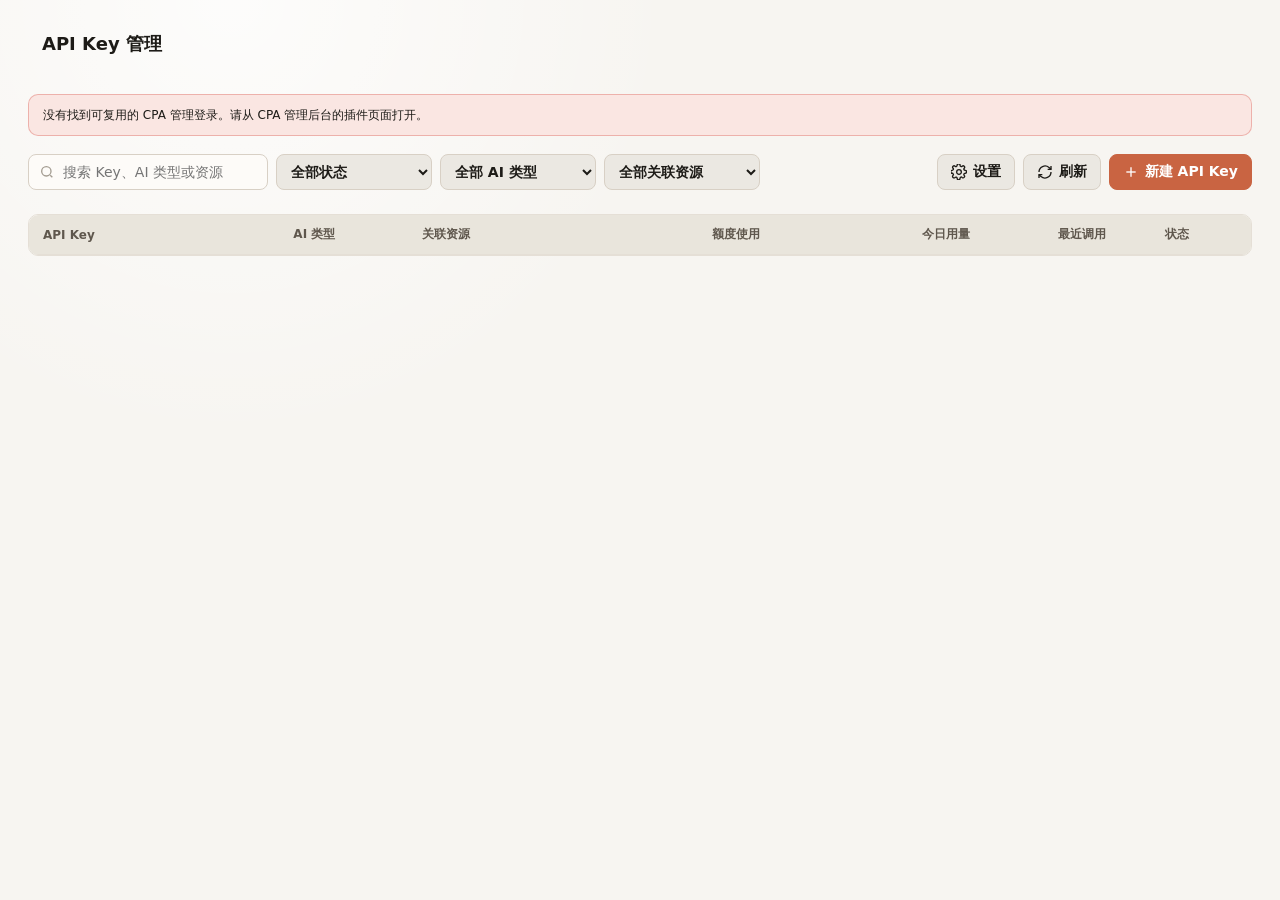
<file: internal/web/index.html>
<!doctype html>
<html lang="zh-CN"><head>
  <meta charset="utf-8">
  <meta name="viewport" content="width=device-width, initial-scale=1">
  <title>API Key 管理</title>
  <style>
    :root {
      --bg: #f7f5f1;
      --surface: #fdfbf8;
      --surface-muted: #f0eee8;
      --fg: #1d1b17;
      --muted: #777168;
      --subtle: #a39c91;
      --border: #e5dfd6;
      --border-strong: #d8d0c5;
      --primary: #12b981;
      --primary-hover: #079467;
      --primary-soft: #e5f8f0;
      --success-soft: #dcf8ec;
      --warning-soft: #fff2d6;
      --danger: #d45549;
      --danger-soft: #fae6e2;
      --radius: 10px;
      --shadow: 0 14px 34px rgba(37, 31, 22, 0.08);
      --font: -apple-system, BlinkMacSystemFont, "Segoe UI", "PingFang SC", "Microsoft YaHei", system-ui, sans-serif;
      --mono: "SFMono-Regular", ui-monospace, Menlo, Consolas, monospace;
      --ease-out: cubic-bezier(0.16, 1, 0.3, 1);
      --ease-emphasized: cubic-bezier(0.2, 0.8, 0.2, 1);
      --motion-fast: 140ms;
      --motion-base: 220ms;
      color-scheme: light;
    }

    * { box-sizing: border-box; }

    body {
      margin: 0;
      min-height: 100vh;
      background:
        radial-gradient(circle at 18% 0%, rgba(255, 255, 255, 0.74), transparent 32%),
        var(--bg);
      color: var(--fg);
      font-family: var(--font);
      font-size: 14px;
    }

    button, input, select { font: inherit; }
    button { border: 0; cursor: pointer; }

    .page {
      width: min(1552px, calc(100vw - 56px));
      margin: 0 auto;
      padding: 18px 0 36px;
    }

    .topbar {
      display: flex;
      align-items: center;
      justify-content: space-between;
      gap: 16px;
      min-height: 52px;
      margin-bottom: 24px;
      padding: 9px 14px;
    }

    .title h1 {
      margin: 0;
      color: var(--fg);
      font-size: 18px;
      line-height: 1.2;
      font-weight: 700;
      letter-spacing: 0;
    }

    .title p {
      display: inline-flex;
      margin: 0 0 0 10px;
      color: var(--muted);
      font-size: 13px;
    }

    .top-actions {
      display: flex;
      align-items: center;
      gap: 8px;
      flex-wrap: wrap;
      justify-content: flex-end;
      margin-left: auto;
      flex: 0 0 auto;
    }

    .btn {
      height: 36px;
      display: inline-flex;
      align-items: center;
      justify-content: center;
      gap: 6px;
      padding: 0 13px;
      border-radius: 8px;
      border: 1px solid var(--border-strong);
      background: #ebe8e2;
      color: var(--fg);
      font-weight: 700;
      white-space: nowrap;
      transition:
        color var(--motion-fast) var(--ease-out),
        background-color var(--motion-fast) var(--ease-out),
        border-color var(--motion-fast) var(--ease-out),
        box-shadow var(--motion-fast) var(--ease-out),
        transform var(--motion-fast) var(--ease-out);
    }

    .btn:hover {
      border-color: #cfc7bc;
      color: var(--fg);
      background: #e2ded6;
      transform: translateY(-1px);
    }

    .btn:active {
      transform: translateY(0);
    }

    .btn.primary {
      color: #fff;
      border-color: var(--primary);
      background: var(--primary);
      box-shadow: none;
    }

    .btn.primary:hover {
      color: #fff;
      background: var(--primary-hover);
      border-color: var(--primary-hover);
    }

    .btn.primary[data-od-id="create-api-key-button"],
    .btn.primary[data-od-id="save-api-key-button"],
    .btn.primary[data-od-id="save-settings-button"] {
      border-color: #c96442;
      background: #c96442;
    }

    .btn.primary[data-od-id="create-api-key-button"]:hover,
    .btn.primary[data-od-id="save-api-key-button"]:hover,
    .btn.primary[data-od-id="save-settings-button"]:hover {
      border-color: #b35739;
      background: #b35739;
    }

    .btn svg,
    .icon-btn svg {
      width: 16px;
      height: 16px;
      stroke-width: 2;
    }

    .card {
      border: 0;
      border-radius: 0;
      background: transparent;
      box-shadow: none;
    }

    .card-head {
      display: flex;
      align-items: center;
      justify-content: space-between;
      gap: 12px;
      padding: 14px 16px;
      border-bottom: 1px solid var(--border);
    }

    .card-title h2 {
      margin: 0;
      font-size: 16px;
      font-weight: 650;
    }

    .card-title p {
      margin: 4px 0 0;
      color: var(--muted);
      font-size: 13px;
    }

    .toolbar {
      display: flex;
      flex-direction: column;
      align-items: stretch;
      justify-content: flex-start;
      gap: 24px;
      padding: 0;
      border-bottom: 0;
      background: transparent;
    }

    .left-tools,
    .right-tools {
      display: flex;
      align-items: center;
      gap: 8px;
      flex-wrap: wrap;
    }

    .right-tools {
      width: 100%;
    }

    .left-tools {
      min-height: 52px;
      padding: 9px 14px;
      border: 1px solid var(--border);
      border-radius: 10px;
      background: rgba(253, 251, 248, 0.82);
    }

    .tabs {
      display: inline-flex;
      gap: 10px;
      padding: 0;
      border: 0;
      border-radius: 0;
      background: transparent;
    }

    .tab {
      height: 32px;
      display: inline-flex;
      align-items: center;
      gap: 7px;
      padding: 0 14px;
      border: 1px solid var(--border);
      border-radius: 999px;
      background: #fffefa;
      color: var(--muted);
      font-size: 13px;
      font-weight: 700;
      transition:
        color var(--motion-fast) var(--ease-out),
        background-color var(--motion-fast) var(--ease-out),
        box-shadow var(--motion-fast) var(--ease-out);
    }

    .tab.active {
      color: var(--fg);
      background: #fffefa;
      box-shadow: 0 1px 0 rgba(37, 31, 22, 0.04);
    }

    .tab.active::before {
      content: "";
      width: 8px;
      height: 8px;
      border-radius: 999px;
      background: var(--primary);
      box-shadow: 0 0 0 4px rgba(18, 185, 129, 0.12);
    }

    .search {
      position: relative;
      width: min(240px, 100%);
    }

    .search svg {
      position: absolute;
      left: 11px;
      top: 50%;
      transform: translateY(-50%);
      color: var(--subtle);
      width: 16px;
      height: 16px;
    }

    input,
    select {
      height: 34px;
      border: 1px solid var(--border-strong);
      border-radius: 8px;
      background: var(--surface);
      color: var(--fg);
      outline: none;
      transition:
        border-color var(--motion-fast) var(--ease-out),
        box-shadow var(--motion-fast) var(--ease-out);
    }

    input { padding: 0 10px; }

    select {
      min-width: 156px;
      padding: 0 30px 0 10px;
    }

    .right-tools select {
      height: 36px;
      background-color: #ebe8e2;
      font-weight: 700;
    }

    .search input {
      width: 100%;
      height: 36px;
      padding-left: 34px;
      font-size: 14px;
    }

    input:focus,
    select:focus {
      border-color: var(--primary);
      box-shadow: 0 0 0 4px rgba(18, 185, 129, 0.13);
    }

    .table-wrap {
      margin-top: 24px;
      overflow-x: auto;
      border: 1px solid var(--border);
      border-radius: 10px;
      background: #f7f4ee;
    }

    table {
      width: 100%;
      min-width: 1410px;
      border-collapse: separate;
      border-spacing: 0;
      table-layout: fixed;
    }

    .col-key { width: 250px; }
    .col-type { width: 128px; }
    .col-resources { width: 290px; }
    .col-quota { width: 210px; }
    .col-usage { width: 136px; }
    .col-last { width: 106px; }
    .col-status { width: 112px; }
    .col-actions { width: 176px; }

    thead { display: table-header-group; }

    tbody tr {
      background: var(--surface-muted);
      transition:
        background-color var(--motion-fast) var(--ease-out);
    }

    th {
      height: 40px;
      padding: 0 14px;
      color: #5f574d;
      background: #e9e5dc;
      border-bottom: 1px solid var(--border);
      text-align: left;
      font-size: 12px;
      font-weight: 700;
      white-space: nowrap;
    }

    th:first-child { border-top-left-radius: 9px; }
    th:last-child {
      border-top-right-radius: 9px;
      text-align: right;
    }

    td {
      padding: 14px;
      border-bottom: 1px solid var(--border);
      vertical-align: middle;
    }

    td.actions-cell {
      padding-left: 8px;
      padding-right: 10px;
    }

    tbody tr:last-child td {
      border-bottom: 0;
    }

    tbody tr:hover {
      background: #e9e6df;
    }

    .key-cell {
      display: flex;
      align-items: center;
      gap: 10px;
      min-width: 0;
    }

    .key-icon {
      width: 34px;
      height: 34px;
      flex: 0 0 auto;
      display: grid;
      place-items: center;
      border-radius: 9px;
      color: #6d6760;
      background: #e9e6df;
      border: 0;
      box-shadow: none;
    }

    .key-icon svg {
      width: 21px;
      height: 21px;
      display: block;
    }

    .key-name {
      display: flex;
      align-items: center;
      gap: 8px;
      flex-wrap: wrap;
      font-size: 14px;
      font-weight: 800;
    }

    .key-token {
      margin-top: 6px;
      color: var(--muted);
      font-family: var(--mono);
      font-size: 12px;
      font-variant-numeric: tabular-nums;
    }

    .pill {
      display: inline-flex;
      align-items: center;
      gap: 5px;
      height: 24px;
      padding: 0 8px;
      border-radius: 5px;
      font-size: 12px;
      font-weight: 700;
      white-space: nowrap;
    }

    .pill.neutral {
      color: #403b35;
      background: #fffefa;
      border: 1px solid var(--border);
    }

    .pill.success {
      color: #05764f;
      background: var(--success-soft);
      border: 1px solid #b9ead6;
    }

    .pill.warn {
      color: #a15c0b;
      background: var(--warning-soft);
      border: 1px solid #efd9a2;
    }

    .dot {
      width: 6px;
      height: 6px;
      border-radius: 50%;
      background: currentColor;
    }

    .resources {
      display: flex;
      flex-wrap: wrap;
      gap: 6px;
      min-width: 0;
      max-width: none;
    }

    .resource {
      display: inline-flex;
      align-items: center;
      gap: 6px;
      height: 26px;
      padding: 0 8px;
      border: 1px solid var(--border);
      border-radius: 5px;
      background: #fffefa;
      color: #4b453d;
      font-size: 12px;
      white-space: nowrap;
    }

    .resource.mark-provider {
      background: #e5f8f0;
      border-color: #c5ecdd;
      color: #087452;
    }

    .resource.mark-file {
      background: #fffefa;
      border-color: #e3ddd3;
      color: #62584d;
    }

    .quota {
      display: grid;
      gap: 8px;
      min-width: 0;
    }

    .quota-cell { min-width: 0; }

    .type-cell,
    .status-cell {
      white-space: nowrap;
    }

    .quota-line {
      display: flex;
      align-items: center;
      justify-content: space-between;
      gap: 12px;
      color: var(--muted);
      font-size: 12px;
      font-variant-numeric: tabular-nums;
    }

    .quota-line span {
      display: inline-flex;
      align-items: baseline;
      gap: 6px;
      min-width: 0;
      white-space: nowrap;
    }

    .quota-label {
      min-width: 38px;
      color: var(--fg);
      font-weight: 700;
    }

    .quota-line strong {
      color: var(--fg);
      font-weight: 600;
    }

    .bar {
      height: 6px;
      overflow: hidden;
      border-radius: 999px;
      background: #e4ded4;
    }

    .bar span {
      display: block;
      width: var(--value);
      height: 100%;
      border-radius: inherit;
      background: var(--bar-color, var(--primary));
      transition:
        width var(--motion-base) var(--ease-out),
        background-color var(--motion-fast) var(--ease-out);
    }

    .row-actions {
      display: flex;
      align-items: center;
      justify-content: flex-end;
      gap: 4px;
    }

    .meta-stack {
      display: grid;
      gap: 8px;
      min-width: 0;
    }

    .usage-cell { min-width: 0; }

    .usage-stat {
      display: grid;
      gap: 6px;
      color: #2f2a24;
      font-size: 12px;
      line-height: 1.25;
      font-variant-numeric: tabular-nums;
    }

    .usage-line {
      display: flex;
      align-items: baseline;
      gap: 5px;
      white-space: nowrap;
    }

    .usage-line span {
      color: #5f574d;
      font-weight: 600;
    }

    .usage-line strong {
      color: #2f2a24;
      font-family: var(--mono);
      font-size: 12px;
      font-weight: 700;
    }

    .usage-line.cost strong {
      color: #008a7a;
      font-weight: 800;
    }

    .last-cell {
      color: var(--muted);
      font-size: 12px;
      line-height: 1.45;
      white-space: nowrap;
    }

    .last-cell strong {
      display: none;
    }

    .empty-row td {
      height: 96px;
      color: var(--muted);
      text-align: center;
    }

    .icon-btn {
      width: 34px;
      height: 34px;
      display: grid;
      place-items: center;
      border: 1px solid var(--border);
      border-radius: 8px;
      color: #5f574d;
      background: #f8f6f1;
      transition:
        color var(--motion-fast) var(--ease-out),
        background-color var(--motion-fast) var(--ease-out),
        transform var(--motion-fast) var(--ease-out);
    }

    .icon-btn:hover {
      color: var(--fg);
      background: #eee9e1;
      transform: translateY(-1px);
    }

    .icon-btn.danger {
      color: #b8573f;
    }

    .icon-btn.danger.confirming {
      color: #fff;
      border-color: #c96442;
      background: #c96442;
    }

    .icon-btn.danger:hover {
      color: #fff;
      border-color: #c96442;
      background: #c96442;
    }

    .icon-btn:active {
      transform: translateY(0);
    }

    .muted { color: var(--muted); }

    .drawer-backdrop {
      position: fixed;
      inset: 0;
      z-index: 50;
      display: block;
      opacity: 0;
      visibility: hidden;
      pointer-events: none;
      background: rgba(42, 37, 30, 0.24);
      transition:
        opacity var(--motion-base) var(--ease-out),
        visibility 0s linear var(--motion-base);
    }

    .drawer-backdrop.open {
      opacity: 1;
      visibility: visible;
      pointer-events: auto;
      transition-delay: 0s;
    }

    .drawer {
      position: absolute;
      top: 0;
      right: 0;
      bottom: 0;
      width: min(620px, 100vw);
      display: flex;
      flex-direction: column;
      background: #fff;
      box-shadow: var(--shadow);
      opacity: 0.98;
      transform: translate3d(20px, 0, 0);
      transition:
        transform 240ms var(--ease-emphasized),
        opacity var(--motion-base) var(--ease-out);
      will-change: transform, opacity;
    }

    .drawer-backdrop.open .drawer {
      opacity: 1;
      transform: translate3d(0, 0, 0);
    }

    body.drawer-active,
    body.settings-active {
      overflow: hidden;
    }

    .drawer-head {
      display: flex;
      align-items: flex-start;
      justify-content: space-between;
      gap: 16px;
      padding: 18px 20px;
      border-bottom: 1px solid var(--border);
    }

    .drawer-head h3 {
      margin: 0;
      font-size: 18px;
      font-weight: 650;
    }

    .drawer-head p {
      margin: 6px 0 0;
      color: var(--muted);
      font-size: 13px;
      line-height: 1.6;
    }

    .drawer-body {
      flex: 1;
      overflow: auto;
      padding: 20px;
      background: var(--bg);
    }

    .drawer-foot {
      display: flex;
      justify-content: flex-end;
      gap: 8px;
      padding: 14px 20px;
      border-top: 1px solid var(--border);
      background: var(--surface);
    }

    .settings-backdrop {
      position: fixed;
      inset: 0;
      z-index: 60;
      display: grid;
      place-items: center;
      padding: 20px;
      opacity: 0;
      visibility: hidden;
      pointer-events: none;
      background: rgba(42, 37, 30, 0.24);
      transition:
        opacity var(--motion-base) var(--ease-out),
        visibility 0s linear var(--motion-base);
    }

    .settings-backdrop.open {
      opacity: 1;
      visibility: visible;
      pointer-events: auto;
      transition-delay: 0s;
    }

    .settings-modal {
      width: min(420px, 100%);
      overflow: hidden;
      border: 1px solid var(--border);
      border-radius: 12px;
      background: var(--surface);
      box-shadow: var(--shadow);
      opacity: 0.98;
      transform: translate3d(0, 10px, 0);
      transition:
        transform 240ms var(--ease-emphasized),
        opacity var(--motion-base) var(--ease-out);
    }

    .settings-backdrop.open .settings-modal {
      opacity: 1;
      transform: translate3d(0, 0, 0);
    }

    .settings-body {
      display: grid;
      gap: 14px;
      padding: 18px 20px 20px;
      background: var(--bg);
    }

    .settings-helper {
      margin: -4px 0 0;
      color: var(--muted);
      font-size: 12px;
      line-height: 1.5;
    }

    .form-grid {
      display: grid;
      grid-template-columns: 1fr 1fr;
      gap: 14px;
    }

    .field {
      display: grid;
      gap: 7px;
    }

    .field.quota-row-field {
      align-content: start;
      align-self: start;
    }

    .field.quota-row-field .error:not(.show) {
      height: 0;
      min-height: 0;
      overflow: hidden;
    }

    .field.full { grid-column: 1 / -1; }

    label {
      color: #344054;
      font-size: 13px;
      font-weight: 500;
    }

    .field input,
    .field select {
      width: 100%;
      height: 36px;
    }

    .resource-picker {
      display: grid;
      gap: 8px;
      padding: 10px;
      border: 1px solid var(--border);
      border-radius: var(--radius);
      background: var(--surface);
    }

    .resource-option {
      display: grid;
      grid-template-columns: 18px 1fr;
      gap: 10px;
      align-items: start;
      padding: 9px;
      border: 1px solid var(--border);
      border-radius: 6px;
      background: #fffefa;
      transition:
        background-color var(--motion-fast) var(--ease-out),
        border-color var(--motion-fast) var(--ease-out),
        box-shadow var(--motion-fast) var(--ease-out);
    }

    .resource-option:has(input:checked) {
      border-color: var(--primary);
      background: var(--primary-soft);
    }

    .resource-option input {
      width: 16px;
      height: 16px;
      margin: 2px 0 0;
      accent-color: var(--primary);
    }

    .resource-option strong {
      display: block;
      font-size: 13px;
      font-weight: 600;
    }

    .resource-option small {
      display: block;
      margin-top: 3px;
      color: var(--muted);
      font-size: 12px;
      line-height: 1.45;
    }

    .helper {
      color: var(--muted);
      font-size: 12px;
      line-height: 1.5;
    }

    .error {
      color: var(--danger);
      font-size: 12px;
      font-weight: 500;
      line-height: 1.35;
      min-height: 16px;
      opacity: 0;
      transform: translate3d(0, -2px, 0);
      transition:
        opacity 120ms var(--ease-out),
        transform 120ms var(--ease-out);
    }

    .error.show {
      opacity: 1;
      transform: translate3d(0, 0, 0);
    }

    .toast {
      position: fixed;
      left: 50%;
      bottom: 24px;
      z-index: 80;
      transform: translate3d(-50%, 12px, 0);
      opacity: 0;
      pointer-events: none;
      padding: 10px 13px;
      border-radius: 6px;
      color: #fff;
      background: rgba(29, 27, 23, 0.92);
      box-shadow: var(--shadow);
      transition:
        opacity 180ms var(--ease-out),
        transform var(--motion-base) var(--ease-out);
      will-change: transform, opacity;
    }

    .toast.show {
      opacity: 1;
      transform: translate3d(-50%, 0, 0);
    }

    @media (prefers-reduced-motion: reduce) {
      .btn,
      .icon-btn,
      .tab,
      input,
      select,
      .bar span,
      .drawer-backdrop,
      .drawer,
      .settings-backdrop,
      .settings-modal,
      .resource-option,
      .error,
      .toast {
        transition-duration: 1ms !important;
      }

      .btn:hover,
      .icon-btn:hover,
      .drawer,
      .drawer-backdrop.open .drawer,
      .settings-modal,
      .settings-backdrop.open .settings-modal,
      .error,
      .error.show {
        transform: none !important;
      }

      .toast,
      .toast.show {
        transform: translate3d(-50%, 0, 0) !important;
      }
    }

    @media (max-width: 760px) {
      .page {
        width: min(100vw - 28px, 1440px);
        padding-top: 14px;
      }

      .topbar,
      .top-actions,
      .toolbar,
      .left-tools,
      .right-tools {
        align-items: stretch;
        flex-direction: column;
      }

      .title p {
        display: flex;
      }

      .title p {
        margin: 8px 0 0;
      }

      .search { width: 100%; }

      .right-tools select {
        width: 100%;
      }

      .top-actions {
        width: 100%;
        margin-left: 0;
      }

      .card-head {
        align-items: flex-start;
        flex-direction: column;
      }

      .tabs { overflow-x: auto; }
      .tab { flex: 0 0 auto; }

      .form-grid { grid-template-columns: 1fr; }
    }
  

    .notice {
      display: none;
      margin: 0 0 18px;
      padding: 12px 14px;
      border: 1px solid var(--border);
      border-radius: 10px;
      background: rgba(253, 251, 248, 0.92);
      color: var(--fg);
    }

    .notice.show { display: block; }
    .notice.error {
      border-color: rgba(212, 85, 73, 0.36);
      background: var(--danger-soft);
    }

    .notice-row {
      display: flex;
      align-items: center;
      justify-content: space-between;
      gap: 10px;
      flex-wrap: wrap;
    }

    .plain-key {
      display: block;
      margin-top: 10px;
      padding: 10px;
      overflow: auto;
      border: 1px solid var(--border);
      border-radius: 8px;
      background: #fff;
      color: var(--fg);
      font-family: var(--mono);
      font-size: 12px;
      white-space: nowrap;
    }

    .quota-empty {
      color: var(--muted);
      font-size: 13px;
    }

    .resource-option.is-empty {
      cursor: default;
      color: var(--muted);
    }

    .resource-option.is-empty:hover {
      border-color: var(--border);
      background: var(--surface);
      transform: none;
    }

  </style>
</head>
<body>
  <main class="page" data-od-id="api-key-list-page">
    <header class="topbar" data-od-id="topbar">
      <div class="title" data-od-id="page-title-area">
        <h1 data-od-id="page-title">API Key 管理</h1>
      </div>
    </header>

    <section class="card" data-od-id="api-key-table-card">
      <div id="notice" class="notice" role="status" aria-live="polite"></div>
      <div class="toolbar" data-od-id="table-toolbar">
        <div class="right-tools">
          <div class="search" data-od-id="global-search">
            <svg viewBox="0 0 24 24" fill="none" stroke="currentColor" stroke-width="2"><circle cx="11" cy="11" r="7"></circle><path d="m20 20-3.2-3.2"></path></svg>
            <input id="searchInput" placeholder="搜索 Key、AI 类型或资源">
          </div>
          <select id="statusFilter" data-od-id="status-filter">
            <option value="all">全部状态</option>
            <option value="active">启用</option>
            <option value="warning">额度预警</option>
            <option value="disabled">停用</option>
          </select>
          <select id="typeFilter" data-od-id="ai-type-filter">
            <option value="all">全部 AI 类型</option>
          </select>
          <select id="resourceFilter" data-od-id="resource-filter">
            <option value="all">全部关联资源</option>
          </select>
          <div class="top-actions" data-od-id="top-actions">
            <button class="btn" id="openSettings" data-od-id="settings-button">
              <svg viewBox="0 0 24 24" fill="none" stroke="currentColor"><path d="M12 15.5a3.5 3.5 0 1 0 0-7 3.5 3.5 0 0 0 0 7Z"></path><path d="M19.4 15a1.8 1.8 0 0 0 .36 1.98l.05.05a2.18 2.18 0 0 1-3.08 3.08l-.05-.05a1.8 1.8 0 0 0-1.98-.36 1.8 1.8 0 0 0-1.1 1.65V21.5a2.2 2.2 0 0 1-4.4 0v-.08A1.8 1.8 0 0 0 8.1 19.77a1.8 1.8 0 0 0-1.98.36l-.05.05a2.18 2.18 0 0 1-3.08-3.08l.05-.05A1.8 1.8 0 0 0 3.4 15a1.8 1.8 0 0 0-1.65-1.1H1.7a2.2 2.2 0 0 1 0-4.4h.08A1.8 1.8 0 0 0 3.43 8.4a1.8 1.8 0 0 0-.36-1.98l-.05-.05A2.18 2.18 0 0 1 6.1 3.29l.05.05a1.8 1.8 0 0 0 1.98.36h.02A1.8 1.8 0 0 0 9.25 2.05V2a2.2 2.2 0 0 1 4.4 0v.08a1.8 1.8 0 0 0 1.1 1.65 1.8 1.8 0 0 0 1.98-.36l.05-.05a2.18 2.18 0 0 1 3.08 3.08l-.05.05a1.8 1.8 0 0 0-.36 1.98v.02a1.8 1.8 0 0 0 1.65 1.1h.08a2.2 2.2 0 0 1 0 4.4h-.08A1.8 1.8 0 0 0 19.4 15Z"></path></svg>
              设置
            </button>
            <button class="btn" id="refreshBtn" data-od-id="refresh-button">
              <svg viewBox="0 0 24 24" fill="none" stroke="currentColor"><path d="M21 12a9 9 0 0 1-15 6.7L3 16"></path><path d="M3 21v-5h5"></path><path d="M3 12a9 9 0 0 1 15-6.7L21 8"></path><path d="M21 3v5h-5"></path></svg>
              刷新
            </button>
            <button class="btn primary" id="openCreate" data-od-id="create-api-key-button">
              <svg viewBox="0 0 24 24" fill="none" stroke="currentColor"><path d="M12 5v14"></path><path d="M5 12h14"></path></svg>
              新建 API Key
            </button>
          </div>
        </div>
      </div>

      <div class="table-wrap">
        <table>
          <colgroup>
            <col class="col-key">
            <col class="col-type">
            <col class="col-resources">
            <col class="col-quota">
            <col class="col-usage">
            <col class="col-last">
            <col class="col-status">
            <col class="col-actions">
          </colgroup>
          <thead>
            <tr>
              <th>API Key</th>
              <th>AI 类型</th>
              <th>关联资源</th>
              <th>额度使用</th>
              <th>今日用量</th>
              <th>最近调用</th>
              <th>状态</th>
              <th>操作</th>
            </tr>
          </thead>
          <tbody id="keyRows" data-od-id="api-key-table-body"></tbody>
        </table>
      </div>
    </section>
  </main>

  <div class="drawer-backdrop" id="drawerBackdrop" data-od-id="api-key-editor-backdrop" aria-hidden="true">
    <section class="drawer" role="dialog" aria-modal="true" aria-labelledby="drawerTitle" data-od-id="api-key-editor-drawer">
      <div class="drawer-head">
        <div>
          <h3 id="drawerTitle">新建 API Key</h3>
          
        </div>
        <button class="icon-btn" id="closeDrawer" aria-label="关闭" data-od-id="close-editor-button">
          <svg viewBox="0 0 24 24" fill="none" stroke="currentColor"><path d="M18 6 6 18"></path><path d="m6 6 12 12"></path></svg>
        </button>
      </div>

      <div class="drawer-body">
        <form id="keyForm" class="form-grid" data-od-id="api-key-form">
          <div class="field full">
            <label for="keyName">Key 名称</label>
            <input id="keyName" required="" placeholder="例如：prod-chat-api">
            <div id="nameError" class="error" role="alert" aria-hidden="true">请输入 Key 名称。</div>
          </div>

          <div class="field quota-row-field">
            <label for="aiType">AI 类型</label>
            <select id="aiType" required=""></select>
          </div>


          <div class="field quota-row-field">
            <label for="quotaFiveHourInput">5 小时额度（USD）</label>
            <input id="quotaFiveHourInput" type="number" min="0" max="50000" step="0.0001" placeholder="留空不限额">
            <div id="quotaError" class="error" role="alert" aria-hidden="true">已填写的额度必须大于 0 且不超过 $50,000；同时需满足总额度不小于周额度，周额度不小于 5 小时额度。</div>
          </div>

          <div class="field">
            <label for="quotaWeekInput">周额度（USD）</label>
            <input id="quotaWeekInput" type="number" min="0" max="50000" step="0.0001" placeholder="留空不限额">
          </div>

          <div class="field">
            <label for="quotaTotalInput">总额度（USD）</label>
            <input id="quotaTotalInput" type="number" min="0" max="50000" step="0.0001" placeholder="留空不限额">
          </div>

          <div class="field full">
            <label>关联资源（可多选）</label>
            <div class="resource-picker" id="resourcePicker" data-od-id="resource-picker"></div>
            <div id="resourceError" class="error" role="alert" aria-hidden="true">至少选择一个认证文件或 AI 提供商。</div>
            <span class="helper" id="dependencyHint">请选择 AI 类型。</span>
          </div>
        </form>
      </div>

      <div class="drawer-foot">
        <button class="btn" id="cancelDrawer" data-od-id="cancel-editor-button">取消</button>
        <button class="btn primary" id="saveKey" data-od-id="save-api-key-button">保存</button>
      </div>
    </section>
  </div>

  <div class="settings-backdrop" id="settingsBackdrop" data-od-id="management-key-dialog-backdrop" aria-hidden="true">
    <section class="settings-modal" role="dialog" aria-modal="true" aria-labelledby="settingsTitle" data-od-id="management-key-dialog">
      <div class="drawer-head">
        <div>
          <h3 id="settingsTitle">管理设置</h3>
          <p>输入管理密钥后，可用于后续管理操作校验。</p>
        </div>
        <button class="icon-btn" id="closeSettings" aria-label="关闭设置" data-od-id="close-settings-button">
          <svg viewBox="0 0 24 24" fill="none" stroke="currentColor"><path d="M18 6 6 18"></path><path d="m6 6 12 12"></path></svg>
        </button>
      </div>
      <div class="settings-body">
        <div class="field">
          <label for="managementKeyInput">管理密钥</label>
          <input id="managementKeyInput" type="text" autocomplete="off" spellcheck="false" placeholder="输入管理密钥" data-od-id="management-key-input">
          <p class="settings-helper">当前输入框会显示本页正在使用的管理密钥；保存后只写入当前页面会话。</p>
          <div id="managementKeyError" class="error" role="alert" aria-hidden="true">请输入管理密钥。</div>
        </div>
      </div>
      <div class="drawer-foot">
        <button class="btn" id="cancelSettings" data-od-id="cancel-settings-button">取消</button>
        <button class="btn primary" id="saveSettings" data-od-id="save-settings-button">保存</button>
      </div>
    </section>
  </div>

  <div class="toast" id="toast" data-od-id="feedback-toast" role="status" aria-live="polite" aria-atomic="true">已复制</div>

  <script>
    const api = "/v0/management/plugins/cpa-toolkit";
    const legacySecretStorageKeys = ["cpa-toolkit.management-key", "cpa-access-manager.management-key"];
    const sessionSecretStorageKey = "cpa-toolkit.management-key.session";
    const legacySessionSecretStorageKey = "cpa-access-manager.management-key.session";
    const cpaAuthStorageKey = "cli-proxy-auth";
    const cpaSecurePrefix = "enc::v1::";
    const cpaSecureSalt = "cli-proxy-api-webui::secure-storage";
    const $ = (id) => document.getElementById(id);
    const state = {
      keys: [],
      resources: [],
      usage: [],
      activeStatus: "all",
      editingID: "",
      pendingDeleteID: ""
    };
    const session = { apiBase: "", managementKey: "" };
    let toastTimer = null;
    let lastFocusedElement = null;
    const reducedMotion = window.matchMedia && window.matchMedia("(prefers-reduced-motion: reduce)").matches;

    const els = {
      rows: $("keyRows"),
      search: $("searchInput"),
      statusFilter: $("statusFilter"),
      typeFilter: $("typeFilter"),
      resourceFilter: $("resourceFilter"),
      drawer: $("drawerBackdrop"),
      toast: $("toast"),
      notice: $("notice"),
      aiType: $("aiType"),
      picker: $("resourcePicker"),
      hint: $("dependencyHint"),
      keyName: $("keyName"),
      nameError: $("nameError"),
      quotaFiveHour: $("quotaFiveHourInput"),
      quotaWeek: $("quotaWeekInput"),
      quotaTotal: $("quotaTotalInput"),
      quotaError: $("quotaError"),
      resourceError: $("resourceError"),
      settings: $("settingsBackdrop"),
      managementKey: $("managementKeyInput"),
      managementKeyError: $("managementKeyError")
    };

    function base() { return session.apiBase || location.origin; }
    function secret() { return session.managementKey; }
    function esc(value) {
      return String(value ?? "").replace(/[&<>"']/g, ch => ({ "&":"&amp;", "<":"&lt;", ">":"&gt;", '"':"&quot;", "'":"&#39;" }[ch]));
    }
    function asString(value) { return typeof value === "string" ? value.trim() : ""; }
    function normalize(value) { return String(value ?? "").trim().toLowerCase(); }
    function uniq(values) { return Array.from(new Set(values.filter(Boolean))); }
    function maskKeyText(value) {
      const text = asString(value);
      if (!text) return "未生成";
      if (text.includes("*")) return text;
      if (text.length <= 4) return text;
      if (text.length <= 8) return `${text.slice(0, 3)}***${text.slice(-2)}`;
      return `${text.slice(0, 8)}******${text.slice(-4)}`;
    }
    function parseStoredJSON(value) {
      if (typeof value !== "string") return value;
      try { return JSON.parse(value); } catch { return value; }
    }
    function cpaSecureKeyBytes() {
      return new TextEncoder().encode(`${cpaSecureSalt}|${window.location.host}|${navigator.userAgent}`);
    }
    function base64ToBytes(value) {
      const text = atob(value);
      const bytes = new Uint8Array(text.length);
      for (let i = 0; i < text.length; i += 1) bytes[i] = text.charCodeAt(i);
      return bytes;
    }
    function xorBytes(bytes, key) {
      const out = new Uint8Array(bytes.length);
      for (let i = 0; i < bytes.length; i += 1) out[i] = bytes[i] ^ key[i % key.length];
      return out;
    }
    function decodeCPASecureValue(raw) {
      if (!raw) return null;
      let text = raw;
      if (raw.startsWith(cpaSecurePrefix)) {
        text = new TextDecoder().decode(xorBytes(base64ToBytes(raw.slice(cpaSecurePrefix.length)), cpaSecureKeyBytes()));
      }
      return parseStoredJSON(text);
    }
    function readStorageValue(storage, key) {
      try {
        const raw = storage.getItem(key);
        return raw === null ? null : decodeCPASecureValue(raw);
      } catch {
        return null;
      }
    }
    function isEmbeddedInPanel() {
      try { return window.self !== window.top; } catch { return false; }
    }
    function extractPanelAuth(value) {
      if (!value || typeof value !== "object") return null;
      const stateValue = value.state && typeof value.state === "object" ? value.state : value;
      const apiBase = asString(stateValue.apiBase);
      const managementKey = asString(stateValue.managementKey);
      return apiBase && managementKey ? { apiBase, managementKey } : null;
    }
    function readCPAPanelAuth() {
      if (!isEmbeddedInPanel()) return null;
      return extractPanelAuth(readStorageValue(window.localStorage, cpaAuthStorageKey));
    }
    function cleanupLegacySecret() {
      for (const key of legacySecretStorageKeys) {
        try { localStorage.removeItem(key); } catch {}
      }
    }
    function initSession() {
      const panelAuth = readCPAPanelAuth();
      const currentSessionSecret = asString(readStorageValue(window.sessionStorage, sessionSecretStorageKey));
      const legacySessionSecret = asString(readStorageValue(window.sessionStorage, legacySessionSecretStorageKey));
      const sessionSecret = currentSessionSecret || legacySessionSecret;
      cleanupLegacySecret();
      if (!currentSessionSecret && legacySessionSecret) saveSessionSecret(legacySessionSecret);
      if (legacySessionSecret) {
        try { sessionStorage.removeItem(legacySessionSecretStorageKey); } catch {}
      }
      session.apiBase = panelAuth?.apiBase || location.origin;
      session.managementKey = sessionSecret || panelAuth?.managementKey || "";
    }
    function saveSessionSecret(value) {
      try { sessionStorage.setItem(sessionSecretStorageKey, value); } catch {}
    }
    async function call(path, opts = {}) {
      cleanupLegacySecret();
      const headers = Object.assign({ "content-type": "application/json" }, opts.headers || {});
      if (secret()) headers.authorization = "Bearer " + secret();
      const res = await fetch(base() + api + path, Object.assign({}, opts, { headers }));
      const text = await res.text();
      let data;
      try { data = JSON.parse(text); } catch { data = text; }
      if (!res.ok) throw new Error((data && data.error) || text || res.status);
      return data;
    }
    async function verifySession() { await call("/status"); }

    function iconSvg(name) {
      const icons = {
        copy: '<svg viewBox="0 0 24 24" fill="none" stroke="currentColor"><rect x="9" y="9" width="11" height="11" rx="2"/><path d="M5 15H4a2 2 0 0 1-2-2V4a2 2 0 0 1 2-2h9a2 2 0 0 1 2 2v1"/></svg>',
        edit: '<svg viewBox="0 0 24 24" fill="none" stroke="currentColor"><path d="M12 20h9"/><path d="M16.5 3.5a2.1 2.1 0 0 1 3 3L7 19l-4 1 1-4Z"/></svg>',
        power: '<svg viewBox="0 0 24 24" fill="none" stroke="currentColor"><path d="M12 2v10"/><path d="M18.4 6.6a9 9 0 1 1-12.8 0"/></svg>',
        trash: '<svg viewBox="0 0 24 24" fill="none" stroke="currentColor"><path d="M3 6h18"/><path d="M8 6V4h8v2"/><path d="M19 6l-1 15H6L5 6"/><path d="M10 11v6"/><path d="M14 11v6"/></svg>',
        alert: '<svg viewBox="0 0 24 24" fill="none" stroke="currentColor"><path d="M12 8v5"/><path d="M12 17h.01"/><path d="M10.3 3.6h3.4L22 19H2L10.3 3.6Z"/></svg>'
      };
      return icons[name] || "";
    }
    function showToast(message) {
      els.toast.textContent = message;
      if (toastTimer) window.clearTimeout(toastTimer);
      els.toast.classList.add("show");
      toastTimer = window.setTimeout(() => {
        els.toast.classList.remove("show");
        toastTimer = null;
      }, 1800);
    }
    function setNotice(message, isError = false) {
      if (!message) {
        els.notice.className = "notice";
        els.notice.innerHTML = "";
        return;
      }
      els.notice.className = "notice show" + (isError ? " error" : "");
      els.notice.textContent = message;
    }
    async function copyText(text, message) {
      try {
        if (navigator.clipboard) {
          await navigator.clipboard.writeText(text);
        } else {
          const input = document.createElement("textarea");
          input.value = text;
          document.body.appendChild(input);
          input.select();
          document.execCommand("copy");
          input.remove();
        }
        showToast(message);
      } catch {
        showToast("复制失败，请手动复制");
      }
    }

    function normalizeResource(item) {
      const type = normalize(item.type);
      if (type !== "auth_file" && type !== "provider_instance") return null;
      const id = asString(item.id || item.auth_id || item.auth_index || item.name);
      if (!id) return null;
      const provider = normalize(item.provider);
      const authID = asString(item.auth_id || (type === "auth_file" ? id : ""));
      const label = asString(item.label || item.name || item.email || item.auth_id || item.id) || id;
      const kind = type === "auth_file" ? "认证文件" : "AI 提供商";
      const bindingType = type === "auth_file" ? "auth_id" : "provider_instance";
      const bindingID = type === "auth_file" ? (authID || id) : id;
      const meta = [kind, item.email || item.auth_id || item.auth_index || item.base_url].filter(Boolean).join(" · ");
      return { raw: item, id, type, provider, authID, label, kind, bindingType, bindingID, meta };
    }
    function resourceClass(ref) { return ref.kind === "file" ? "mark-file" : "mark-provider"; }
    function resourceChips(resources) {
      return resources.length
        ? resources.map(ref => `<span class="resource ${resourceClass(ref)}">${esc(ref.label)}</span>`).join("")
        : `<span class="muted">未关联资源</span>`;
    }
    function providers() {
      return uniq(state.resources.map(r => r.provider));
    }
    function typeLabel(provider) { return provider ? provider : "未识别"; }
    function fillTypeOptions(select, includeAll = false, current = "") {
      const list = providers();
      const safeCurrent = normalize(current);
      let options = includeAll ? `<option value="all">全部 AI 类型</option>` : "";
      options += list.map(p => `<option value="${esc(p)}">${esc(typeLabel(p))}</option>`).join("");
      if (!includeAll && !list.length) options = `<option value="">暂无可用 AI 类型</option>`;
      if (!includeAll && safeCurrent && !list.includes(safeCurrent)) options += `<option value="${esc(safeCurrent)}">${esc(typeLabel(safeCurrent))}</option>`;
      select.innerHTML = options;
      select.value = includeAll ? (safeCurrent || "all") : (safeCurrent || list[0] || "");
    }
    function authFileByID(id) {
      const target = asString(id);
      return state.resources.find(r => r.type === "auth_file" && (r.id === target || r.authID === target || r.bindingID === target));
    }
    function providerInstanceByID(id) {
      const target = asString(id);
      return state.resources.find(r => r.type === "provider_instance" && r.id === target);
    }
    function keyResourceRefs(key) {
      return (key.bindings || []).map(binding => {
        const typ = normalize(binding.target_type);
        if (typ === "provider_instance") {
          const r = providerInstanceByID(binding.target_id);
          return r ? { kind: "provider", id: r.bindingID, label: r.label, provider: r.provider, bindingType: r.bindingType } : { kind: "provider", id: binding.target_id, label: binding.target_id, provider: "", bindingType: "provider_instance" };
        }
        if (typ === "auth_id" || typ === "auth_file") {
          const r = authFileByID(binding.target_id);
          return r ? { kind: "file", id: r.bindingID, label: r.label, provider: r.provider, bindingType: "auth_id" } : { kind: "file", id: binding.target_id, label: binding.target_id, provider: "", bindingType: "auth_id" };
        }
        return null;
      }).filter(Boolean);
    }
    function keyProvider(key) {
      const values = uniq(keyResourceRefs(key).map(r => r.provider));
      if (values.length > 1) return "mixed";
      return values[0] || "";
    }
    function selectedResourceRefs() {
      return Array.from(els.picker.querySelectorAll("input[type='checkbox']:checked")).map(input => ({
        kind: input.dataset.kind,
        id: input.value,
        provider: input.dataset.provider,
        label: input.dataset.label,
        bindingType: input.dataset.bindingType
      }));
    }
    function validateSingleProvider(refs) {
      const values = uniq(refs.map(ref => ref.provider));
      return values.length === 1 && !!values[0];
    }

    function quotaPercent(used, quota) {
      if (!quota || Number(quota) <= 0) return 0;
      return Math.min(100, Math.round(Number(used || 0) / Number(quota) * 100));
    }
    function barColor(percent) {
      if (percent >= 85) return "#f79009";
      return "var(--primary)";
    }
    function formatQuotaUsd(value) {
      const amount = Number(value) || 0;
      if (amount > 0 && amount < 1) return `$${amount.toLocaleString("en-US", { maximumFractionDigits: 4 })}`;
      if (amount >= 10000) return `$${(amount / 1000).toLocaleString("en-US", { maximumFractionDigits: 1 })}k`;
      return `$${amount.toLocaleString("en-US", { maximumFractionDigits: 2 })}`;
    }
    function quotaMetric(label, used, quota) {
      if (quota === null || quota === undefined || quota === "") return "";
      const percent = quotaPercent(used, quota);
      return `
        <div class="quota-item">
          <div class="quota-line">
            <span><b class="quota-label">${label}</b>${formatQuotaUsd(used)} / ${formatQuotaUsd(quota)}</span>
            <strong>${percent}%</strong>
          </div>
          <div class="bar"><span style="--value:${percent}%;--bar-color:${barColor(percent)}"></span></div>
        </div>
      `;
    }
    function quotaBlock(key) {
      const limits = key.limits || {};
      const usage = key.usage || {};
      const html = [
        quotaMetric("5 小时", usage.five_hour_usd, limits.five_hour_limit_usd),
        quotaMetric("周额度", usage.weekly_usd, limits.weekly_limit_usd),
        quotaMetric("总额度", usage.total_usd, limits.total_limit_usd)
      ].filter(Boolean).join("");
      return html || `<span class="quota-empty">未配置额度</span>`;
    }
    function formatTokens(value) {
      const count = Number(value) || 0;
      if (count >= 1000000) return `${(count / 1000000).toLocaleString("en-US", { maximumFractionDigits: 2 })}M`;
      if (count >= 1000) return `${(count / 1000).toLocaleString("en-US", { maximumFractionDigits: 1 })}K`;
      return count.toLocaleString("en-US");
    }
    function formatUsd(value) {
      const amount = Number(value) || 0;
      return `US$${amount.toLocaleString("en-US", { minimumFractionDigits: 2, maximumFractionDigits: 4 })}`;
    }
    function usageDetail(entry) { return entry.detail || {}; }
    function entryTokens(entry) {
      const detail = usageDetail(entry);
      return Number(detail.total_tokens || 0)
        || Number(detail.input_tokens || 0) + Number(detail.output_tokens || 0) + Number(detail.reasoning_tokens || 0) + Number(detail.cached_tokens || 0);
    }
    function isToday(value) {
      if (!value) return false;
      const date = new Date(value);
      if (Number.isNaN(date.getTime())) return false;
      const now = new Date();
      return date.getFullYear() === now.getFullYear() && date.getMonth() === now.getMonth() && date.getDate() === now.getDate();
    }
    function todayUsageByKey() {
      const out = new Map();
      state.usage.forEach(entry => {
        if (!isToday(entry.created_at)) return;
        const id = entry.key_id || "";
        const item = out.get(id) || { requests: 0, tokens: 0, costUsd: 0 };
        item.requests += 1;
        item.tokens += entryTokens(entry);
        item.costUsd += Number(entry.usd || 0);
        out.set(id, item);
      });
      return out;
    }
    function usageStat(item) {
      return `
        <div class="usage-stat">
          <div class="usage-line"><span>请求:</span><strong>${(item.requests || 0).toLocaleString()}</strong></div>
          <div class="usage-line"><span>Token:</span><strong>${formatTokens(item.tokens)}</strong></div>
          <div class="usage-line cost"><span>账号计费:</span><strong>${formatUsd(item.costUsd)}</strong></div>
        </div>
      `;
    }
    function keyStatus(key) {
      if (!key.enabled) return { id: "disabled", text: "停用", className: "neutral" };
      const limits = key.limits || {};
      const usage = key.usage || {};
      const pairs = [
        [usage.five_hour_usd, limits.five_hour_limit_usd],
        [usage.weekly_usd, limits.weekly_limit_usd],
        [usage.total_usd, limits.total_limit_usd]
      ];
      if (pairs.some(([used, limit]) => limit !== null && limit !== undefined && Number(limit) > 0 && Number(used || 0) / Number(limit) >= 0.85)) {
        return { id: "warning", text: "额度预警", className: "warn" };
      }
      return { id: "active", text: "启用", className: "success" };
    }
    function lastUsedText(value) {
      if (!value) return "从未调用";
      const date = new Date(value);
      if (Number.isNaN(date.getTime())) return String(value);
      return date.toLocaleString();
    }

    async function load(refreshResources = false) {
      try {
        if (!secret()) {
          setNotice("没有找到可复用的 CPA 管理登录。请从 CPA 管理后台的插件页面打开，并确保管理后台已保存登录状态。", true);
          return;
        }
        setNotice("");
        await verifySession();
        const resourcesPromise = refreshResources
          ? call("/inventory", { method: "POST", body: JSON.stringify({ refresh: true }) })
          : call("/inventory");
        let [keys, resources, usage] = await Promise.all([
          call("/keys"),
          resourcesPromise,
          call("/usage?limit=200")
        ]);
        const hasProviderInstance = Array.isArray(resources) && resources.some(item => normalize(item?.type) === "provider_instance");
        if (!Array.isArray(resources) || resources.length === 0 || !hasProviderInstance) {
          try { resources = await call("/inventory", { method: "POST", body: JSON.stringify({ refresh: true }) }); } catch {}
        }
        state.keys = Array.isArray(keys) ? keys : [];
        state.resources = Array.isArray(resources) ? resources.map(normalizeResource).filter(Boolean) : [];
        state.usage = Array.isArray(usage) ? usage : [];
        renderAll();
      } catch (e) {
        setNotice(e.message, true);
      }
    }
    function renderAll() {
      renderFilters();
      renderRows();
    }
    function renderFilters() {
      const typeValue = els.typeFilter.value || "all";
      fillTypeOptions(els.typeFilter, true, typeValue === "all" ? "" : typeValue);
      renderResourceFilter();
    }
    function renderResourceFilter() {
      const current = els.resourceFilter.value || "all";
      const refs = state.resources.map(r => ({ key: `${r.type}:${r.bindingID}`, label: r.label }));
      const unique = [];
      const seen = new Set();
      refs.forEach(ref => {
        if (!seen.has(ref.key)) {
          seen.add(ref.key);
          unique.push(ref);
        }
      });
      els.resourceFilter.innerHTML = `<option value="all">全部关联资源</option>` + unique.map(ref => `<option value="${esc(ref.key)}">${esc(ref.label)}</option>`).join("");
      els.resourceFilter.value = unique.some(ref => ref.key === current) ? current : "all";
    }
    function renderRows() {
      const term = normalize(els.search.value);
      const type = normalize(els.typeFilter.value === "all" ? "" : els.typeFilter.value);
      const resource = els.resourceFilter.value;
      const usageMap = todayUsageByKey();
      const filtered = state.keys.filter(key => {
        const refs = keyResourceRefs(key);
        const provider = keyProvider(key);
        const status = keyStatus(key);
        const haystack = normalize([key.name, key.id, key.key_prefix, provider, refs.map(r => r.label).join(" ")].join(" "));
        const matchesResource = resource === "all" || refs.some(ref => {
          const prefix = ref.bindingType === "provider_instance" ? "provider_instance" : "auth_file";
          return `${prefix}:${ref.id}` === resource;
        });
        return (state.activeStatus === "all" || status.id === state.activeStatus)
          && (!type || provider === type)
          && matchesResource
          && haystack.includes(term);
      });

      els.rows.innerHTML = filtered.map((key, filteredIndex) => {
        const status = keyStatus(key);
        const provider = keyProvider(key);
        const refs = keyResourceRefs(key);
        const usage = usageMap.get(key.id) || { requests: 0, tokens: 0, costUsd: 0 };
        const token = maskKeyText(key.key_prefix || key.id);
        const deletePending = state.pendingDeleteID === key.id;
        return `
          <tr class="key-table-row" data-od-id="api-key-row-${filteredIndex + 1}">
            <td class="identity-cell">
              <div class="key-cell">
                <div>
                  <div class="key-name"><span>${esc(key.name || "未命名 Key")}</span></div>
                  <div class="key-token">${esc(token)}</div>
                </div>
              </div>
            </td>
            <td class="type-cell"><span class="pill neutral">${esc(typeLabel(provider))}</span></td>
            <td class="resources-cell"><div class="meta-stack"><div class="resources">${resourceChips(refs)}</div></div></td>
            <td class="quota-cell"><div class="quota">${quotaBlock(key)}</div></td>
            <td class="usage-cell" data-od-id="api-key-usage-${filteredIndex + 1}">${usageStat(usage)}</td>
            <td class="last-cell">${esc(lastUsedText(key.last_used_at))}</td>
            <td class="status-cell"><span class="pill ${status.className}"><span class="dot"></span>${esc(status.text)}</span></td>
            <td class="actions-cell">
              <div class="row-actions">
                <button class="icon-btn" title="复制" data-action="copy" data-id="${esc(key.id)}">${iconSvg("copy")}</button>
                <button class="icon-btn" title="编辑" data-action="edit" data-id="${esc(key.id)}">${iconSvg("edit")}</button>
                <button class="icon-btn" title="启停" data-action="toggle" data-id="${esc(key.id)}">${iconSvg("power")}</button>
                <button class="icon-btn danger ${deletePending ? "confirming" : ""}" title="${deletePending ? "确认删除" : "删除"}" data-action="delete" data-id="${esc(key.id)}">${iconSvg(deletePending ? "alert" : "trash")}</button>
              </div>
            </td>
          </tr>
        `;
      }).join("");

      if (!filtered.length) {
        els.rows.innerHTML = `<tr class="empty-row"><td colspan="8">没有匹配的 API Key</td></tr>`;
      }
    }

    function parseOptionalQuota(input) {
      const raw = input.value.trim();
      if (!raw) return null;
      const value = Number(raw);
      return Number.isFinite(value) ? value : NaN;
    }
    function quotaInputValue(value) {
      return value === null || value === undefined ? "" : value;
    }
    function quotaValid(five, week, total) {
      const values = [five, week, total].filter(value => value !== null);
      return values.every(value => Number.isFinite(value) && value > 0 && value <= 50000)
        && (five === null || week === null || five <= week)
        && (week === null || total === null || week <= total)
        && (five === null || total === null || five <= total);
    }
    function setError(element, visible) {
      element.classList.toggle("show", visible);
      element.setAttribute("aria-hidden", visible ? "false" : "true");
    }
    function pickerOption(ref, selectedKeys) {
      const key = `${ref.kind}:${ref.id}`;
      return `
        <label class="resource-option">
          <input type="checkbox" value="${esc(ref.id)}" data-kind="${esc(ref.kind)}" data-provider="${esc(ref.provider)}" data-binding-type="${esc(ref.bindingType)}" data-label="${esc(ref.label)}" ${selectedKeys.has(key) ? "checked" : ""}>
          <span>
            <strong>${esc(ref.label)}</strong>
            <small>${esc(ref.kind === "file" ? "认证文件" : "AI 提供商")}</small>
          </span>
        </label>
      `;
    }
    function renderPicker(selectedRefs = []) {
      const provider = normalize(els.aiType.value);
      const selectedKeys = new Set(selectedRefs.map(ref => `${ref.kind}:${ref.id}`));
      const authRefs = state.resources.filter(r => r.type === "auth_file" && r.provider === provider).map(r => ({ kind: "file", id: r.bindingID, provider: r.provider, label: r.label, bindingType: "auth_id" }));
      const providerRefs = state.resources.filter(r => r.type === "provider_instance" && r.provider === provider).map(r => ({ kind: "provider", id: r.bindingID, provider: r.provider, label: r.label, bindingType: "provider_instance" }));
      const refs = providerRefs.concat(authRefs);
      els.picker.innerHTML = refs.length
        ? refs.map(ref => pickerOption(ref, selectedKeys)).join("")
        : `<div class="resource-option is-empty"><span><strong>暂无可选资源</strong><small>刷新后仍为空时，请先在 CPA 中配置对应认证文件或 AI 提供商。</small></span></div>`;
      els.hint.textContent = provider ? `当前选择 ${provider}，只展示 ${provider} 类型下的资源。` : "请先选择 AI 类型。";
    }
    function openDrawer(key = null) {
      lastFocusedElement = document.activeElement;
      state.editingID = key?.id || "";
      $("drawerTitle").textContent = key ? "编辑 API Key" : "新建 API Key";
      els.keyName.value = key?.name || "";
      els.quotaFiveHour.value = quotaInputValue(key?.limits?.five_hour_limit_usd);
      els.quotaWeek.value = quotaInputValue(key?.limits?.weekly_limit_usd);
      els.quotaTotal.value = quotaInputValue(key?.limits?.total_limit_usd);
      setError(els.nameError, false);
      setError(els.quotaError, false);
      setError(els.resourceError, false);
      const selected = key ? keyResourceRefs(key) : [];
      fillTypeOptions(els.aiType, false, key ? keyProvider(key) : "");
      renderPicker(selected);
      els.drawer.classList.add("open");
      els.drawer.setAttribute("aria-hidden", "false");
      document.body.classList.add("drawer-active");
      window.setTimeout(() => els.keyName.focus({ preventScroll: true }), reducedMotion ? 0 : 180);
    }
    function closeDrawer() {
      if (!els.drawer.classList.contains("open")) return;
      els.drawer.classList.remove("open");
      els.drawer.setAttribute("aria-hidden", "true");
      document.body.classList.remove("drawer-active");
      const focusTarget = lastFocusedElement;
      if (focusTarget && focusTarget.isConnected && typeof focusTarget.focus === "function") {
        window.setTimeout(() => focusTarget.focus({ preventScroll: true }), reducedMotion ? 0 : 160);
      }
    }
    function openSettings() {
      lastFocusedElement = document.activeElement;
      els.managementKey.value = secret();
      setError(els.managementKeyError, false);
      els.settings.classList.add("open");
      els.settings.setAttribute("aria-hidden", "false");
      document.body.classList.add("settings-active");
      window.setTimeout(() => els.managementKey.focus({ preventScroll: true }), reducedMotion ? 0 : 160);
    }
    function closeSettings() {
      if (!els.settings.classList.contains("open")) return;
      els.settings.classList.remove("open");
      els.settings.setAttribute("aria-hidden", "true");
      document.body.classList.remove("settings-active");
      const focusTarget = lastFocusedElement;
      if (focusTarget && focusTarget.isConnected && typeof focusTarget.focus === "function") {
        window.setTimeout(() => focusTarget.focus({ preventScroll: true }), reducedMotion ? 0 : 140);
      }
    }
    async function saveSettings() {
      const value = els.managementKey.value.trim();
      if (!value) {
        setError(els.managementKeyError, true);
        return;
      }
      setError(els.managementKeyError, false);
      session.managementKey = value;
      saveSessionSecret(value);
      closeSettings();
      showToast("管理密钥已保存");
      await load(false);
    }
    async function saveKey() {
      const name = els.keyName.value.trim();
      const five = parseOptionalQuota(els.quotaFiveHour);
      const week = parseOptionalQuota(els.quotaWeek);
      const total = parseOptionalQuota(els.quotaTotal);
      const refs = selectedResourceRefs();
      const nameOK = !!name;
      const quotaOK = quotaValid(five, week, total);
      const refsOK = refs.length > 0 && validateSingleProvider(refs);
      setError(els.nameError, !nameOK);
      setError(els.quotaError, !quotaOK);
      setError(els.resourceError, !refsOK);
      if (!nameOK || !quotaOK || !refsOK) return;
      const payload = {
        name,
        enabled: state.editingID ? undefined : true,
        five_hour_limit_usd: five,
        weekly_limit_usd: week,
        total_limit_usd: total,
        bindings: refs.map(ref => ({ target_type: ref.bindingType, target_id: ref.id }))
      };
      if (state.editingID) delete payload.enabled;
      try {
        if (state.editingID) {
          await call("/keys?id=" + encodeURIComponent(state.editingID), { method: "PATCH", body: JSON.stringify(payload) });
        } else {
          await call("/keys", { method: "POST", body: JSON.stringify(payload) });
        }
        closeDrawer();
        await load(false);
        setNotice("");
        showToast(state.editingID ? "API Key 已保存" : "API Key 已创建");
      } catch (e) {
        setNotice(e.message, true);
      }
    }
    async function toggleKey(id) {
      const key = state.keys.find(item => item.id === id);
      if (!key) return;
      try {
        await call("/keys?id=" + encodeURIComponent(id), { method: "PATCH", body: JSON.stringify({ enabled: !key.enabled }) });
        await load(false);
        showToast(key.enabled ? "API Key 已停用" : "API Key 已启用");
      } catch (e) {
        setNotice(e.message, true);
      }
    }
    async function deleteKey(id) {
      if (state.pendingDeleteID !== id) {
        state.pendingDeleteID = id;
        renderRows();
        showToast("再次点击感叹号确认删除");
        return;
      }
      try {
        await call("/keys?id=" + encodeURIComponent(id), { method: "DELETE" });
        state.pendingDeleteID = "";
        await load(false);
        showToast("API Key 已删除");
      } catch (e) {
        setNotice(e.message, true);
      }
    }

    els.search.addEventListener("input", () => { state.pendingDeleteID = ""; renderRows(); });
    els.statusFilter.addEventListener("change", () => {
      state.activeStatus = els.statusFilter.value;
      state.pendingDeleteID = "";
      renderRows();
    });
    els.typeFilter.addEventListener("change", () => { state.pendingDeleteID = ""; renderRows(); });
    els.resourceFilter.addEventListener("change", () => { state.pendingDeleteID = ""; renderRows(); });
    els.aiType.addEventListener("change", () => {
      renderPicker([]);
      setError(els.resourceError, false);
    });
    $("openCreate").addEventListener("click", () => openDrawer());
    $("openSettings").addEventListener("click", openSettings);
    $("closeDrawer").addEventListener("click", closeDrawer);
    $("cancelDrawer").addEventListener("click", closeDrawer);
    $("closeSettings").addEventListener("click", closeSettings);
    $("cancelSettings").addEventListener("click", closeSettings);
    $("saveSettings").addEventListener("click", saveSettings);
    $("saveKey").addEventListener("click", saveKey);
    els.drawer.addEventListener("click", event => {
      if (event.target === els.drawer) closeDrawer();
    });
    els.settings.addEventListener("click", event => {
      if (event.target === els.settings) closeSettings();
    });
    document.addEventListener("keydown", event => {
      if (event.key === "Escape" && els.settings.classList.contains("open")) closeSettings();
      if (event.key === "Escape" && els.drawer.classList.contains("open")) closeDrawer();
    });
    els.rows.addEventListener("click", event => {
      const button = event.target.closest("button");
      if (!button) return;
      const id = button.dataset.id;
      const key = state.keys.find(item => item.id === id);
      if (button.dataset.action === "copy") {
        copyText(maskKeyText(key?.key_prefix || id), "已复制脱敏文本");
        state.pendingDeleteID = "";
        renderRows();
      }
      if (button.dataset.action === "edit") {
        state.pendingDeleteID = "";
        renderRows();
        openDrawer(key);
      }
      if (button.dataset.action === "toggle") {
        state.pendingDeleteID = "";
        toggleKey(id);
      }
      if (button.dataset.action === "delete") deleteKey(id);
    });
    $("refreshBtn").addEventListener("click", async () => {
      await load(true);
      showToast("列表已刷新");
    });

    initSession();
    if (secret()) load(false);
    else setNotice("没有找到可复用的 CPA 管理登录。请从 CPA 管理后台的插件页面打开。", true);
  </script>


</body></html>
</file>
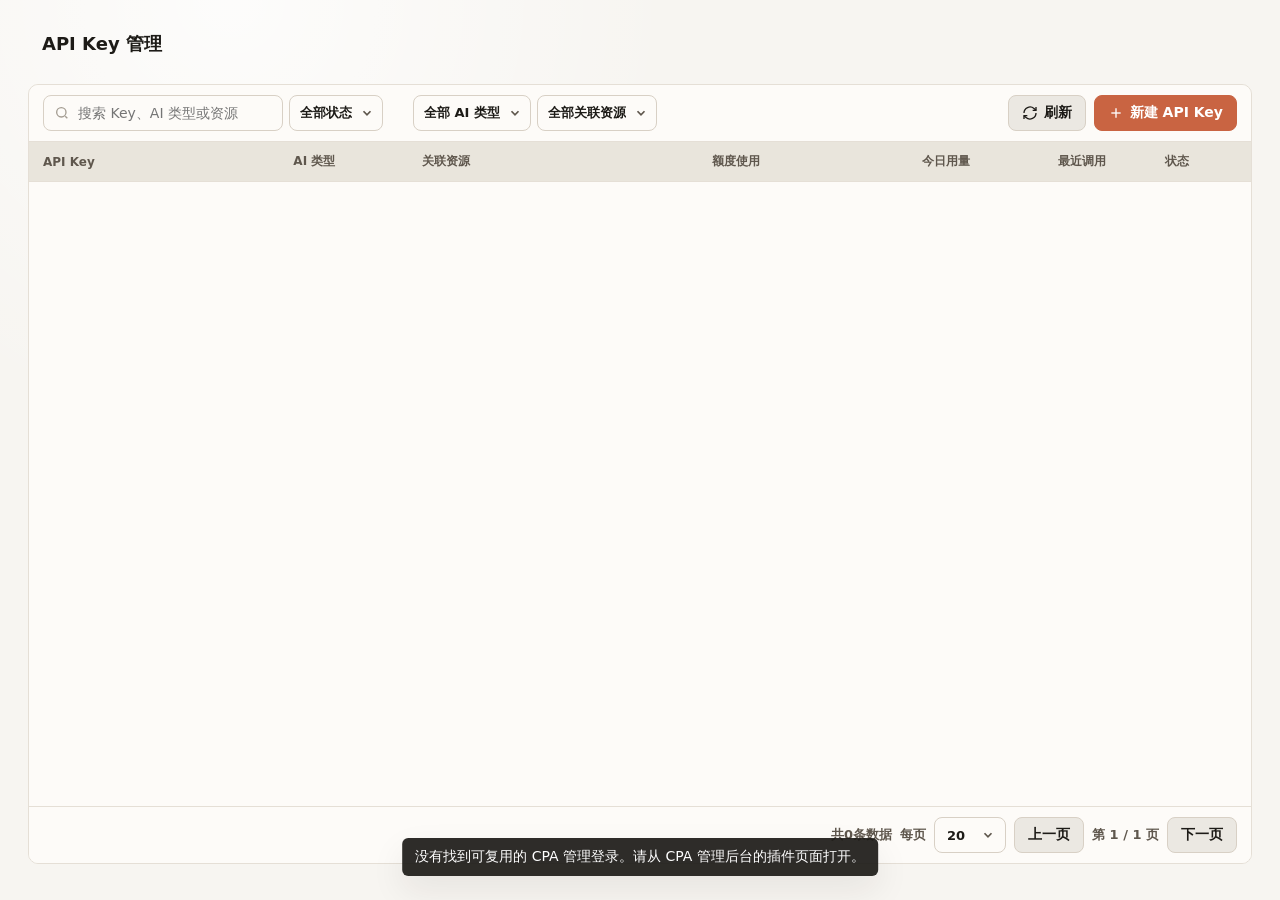
<file: internal/web/apikey.html>
<!doctype html>
<html lang="zh-CN"><head>
  <meta charset="utf-8">
  <meta name="viewport" content="width=device-width, initial-scale=1">
  <title>API Key 管理</title>
  <link rel="stylesheet" href="shared-ui.css">
  <style>
    :root {
      --bg: #f7f5f1;
      --surface: #fdfbf8;
      --surface-muted: #f0eee8;
      --fg: #1d1b17;
      --muted: #777168;
      --subtle: #a39c91;
      --border: #e5dfd6;
      --border-strong: #d8d0c5;
      --primary: #12b981;
      --primary-hover: #079467;
      --primary-soft: #e5f8f0;
      --btn-primary: #c96442;
      --btn-primary-hover: #b35739;
      --success-soft: #dcf8ec;
      --warning-soft: #fff2d6;
      --danger: #d45549;
      --danger-soft: #fae6e2;
      --radius: 10px;
      --shadow: 0 14px 34px rgba(37, 31, 22, 0.08);
      --font: -apple-system, BlinkMacSystemFont, "Segoe UI", "PingFang SC", "Microsoft YaHei", system-ui, sans-serif;
      --mono: "SFMono-Regular", ui-monospace, Menlo, Consolas, monospace;
      --ease-out: cubic-bezier(0.16, 1, 0.3, 1);
      --ease-emphasized: cubic-bezier(0.2, 0.8, 0.2, 1);
      --motion-fast: 140ms;
      --motion-base: 220ms;
      color-scheme: light;
    }

    * { box-sizing: border-box; }

    body {
      margin: 0;
      min-height: 100vh;
      background:
        radial-gradient(circle at 18% 0%, rgba(255, 255, 255, 0.74), transparent 32%),
        var(--bg);
      color: var(--fg);
      font-family: var(--font);
      font-size: 14px;
    }

    .page {
      width: min(1552px, calc(100vw - 56px));
      min-height: 100vh;
      margin: 0 auto;
      padding: 18px 0 36px;
      display: flex;
      flex-direction: column;
    }

    .topbar {
      display: flex;
      align-items: center;
      justify-content: space-between;
      gap: 16px;
      min-height: 52px;
      margin-bottom: 24px;
      padding: 9px 14px;
    }

    .title h1 {
      margin: 0;
      color: var(--fg);
      font-size: 18px;
      line-height: 1.2;
      font-weight: 700;
      letter-spacing: 0;
    }

    .title p {
      display: inline-flex;
      margin: 0 0 0 10px;
      color: var(--muted);
      font-size: 13px;
    }

    .top-actions {
      display: flex;
      align-items: center;
      gap: 8px;
      flex-wrap: wrap;
      justify-content: flex-end;
      margin-left: auto;
      flex: 0 0 auto;
    }

    .card {
      flex: 1 1 auto;
      min-height: 0;
      display: flex;
      flex-direction: column;
      border: 0;
      border-radius: 0;
      background: transparent;
      box-shadow: none;
    }

    .card-head {
      display: flex;
      align-items: center;
      justify-content: space-between;
      gap: 12px;
      padding: 14px 16px;
      border-bottom: 1px solid var(--border);
    }

    .card-title h2 {
      margin: 0;
      font-size: 16px;
      font-weight: 650;
    }

    .card-title p {
      margin: 4px 0 0;
      color: var(--muted);
      font-size: 13px;
    }

    .toolbar {
      display: flex;
      flex-direction: column;
      align-items: stretch;
      justify-content: flex-start;
      gap: 0;
      padding: 0;
      border-bottom: 0;
      background: transparent;
    }

    .left-tools,
    .right-tools {
      display: flex;
      align-items: center;
      gap: 6px;
      flex-wrap: wrap;
    }

    .right-tools {
      width: 100%;
      min-height: 56px;
      padding: 10px 14px;
      border-bottom: 1px solid var(--border);
      border-radius: 10px 10px 0 0;
      background: var(--surface);
    }

    .left-tools {
      min-height: 56px;
      padding: 10px 14px;
      border: 0;
      border-bottom: 1px solid var(--border);
      border-radius: 10px 10px 0 0;
      background: var(--surface);
    }

    .tabs {
      display: inline-flex;
      gap: 10px;
      padding: 0;
      border: 0;
      border-radius: 0;
      background: transparent;
    }

    .tab {
      height: 32px;
      display: inline-flex;
      align-items: center;
      gap: 7px;
      padding: 0 14px;
      border: 1px solid var(--border);
      border-radius: 999px;
      background: #fffefa;
      color: var(--muted);
      font-size: 13px;
      font-weight: 700;
      transition:
        color var(--motion-fast) var(--ease-out),
        background-color var(--motion-fast) var(--ease-out),
        box-shadow var(--motion-fast) var(--ease-out);
    }

    .tab.active {
      color: var(--fg);
      background: #fffefa;
      box-shadow: 0 1px 0 rgba(37, 31, 22, 0.04);
    }

    .tab.active::before {
      content: "";
      width: 8px;
      height: 8px;
      border-radius: 999px;
      background: var(--primary);
      box-shadow: 0 0 0 4px rgba(18, 185, 129, 0.12);
    }

    .search {
      position: relative;
      width: min(240px, 100%);
    }

    .search svg {
      position: absolute;
      left: 11px;
      top: 50%;
      transform: translateY(-50%);
      color: var(--subtle);
      width: 16px;
      height: 16px;
    }

    .search input {
      width: 100%;
      padding-left: 34px;
      font-size: 14px;
    }

    .styled-select {
      min-width: 124px;
    }

    .right-tools .styled-select {
      min-width: 118px;
    }

    .right-tools .styled-select-trigger {
      padding-inline: 10px 8px;
    }

    .table-shell {
      margin-top: 14px;
    }

    .col-key { width: 250px; }
    .col-type { width: 128px; }
    .col-resources { width: 290px; }
    .col-quota { width: 210px; }
    .col-usage { width: 136px; }
    .col-last { width: 106px; }
    .col-status { width: 112px; }
    .col-actions { width: 176px; }

    th:first-child { border-top-left-radius: 0; }
    th:last-child {
      border-top-right-radius: 0;
      text-align: right;
    }

    td.actions-cell {
      padding-left: 8px;
      padding-right: 10px;
    }

    .key-cell {
      display: flex;
      align-items: center;
      gap: 10px;
      min-width: 0;
    }

    .key-icon {
      width: 34px;
      height: 34px;
      flex: 0 0 auto;
      display: grid;
      place-items: center;
      border-radius: 9px;
      color: #6d6760;
      background: #e9e6df;
      border: 0;
      box-shadow: none;
    }

    .key-icon svg {
      width: 21px;
      height: 21px;
      display: block;
    }

    .key-name {
      display: flex;
      align-items: center;
      gap: 8px;
      flex-wrap: wrap;
      font-size: 14px;
      font-weight: 800;
    }

    .key-token {
      margin-top: 6px;
      color: var(--muted);
      font-family: var(--mono);
      font-size: 12px;
      font-variant-numeric: tabular-nums;
    }

    .pill {
      display: inline-flex;
      align-items: center;
      gap: 5px;
      height: 24px;
      padding: 0 8px;
      border-radius: 5px;
      font-size: 12px;
      font-weight: 700;
      white-space: nowrap;
    }

    .pill.neutral {
      color: #403b35;
      background: #fffefa;
      border: 1px solid var(--border);
    }

    .pill.success {
      color: #05764f;
      background: var(--success-soft);
      border: 1px solid #b9ead6;
    }

    .pill.warn {
      color: #a15c0b;
      background: var(--warning-soft);
      border: 1px solid #efd9a2;
    }

    .dot {
      width: 6px;
      height: 6px;
      border-radius: 50%;
      background: currentColor;
    }

    .resources {
      display: flex;
      flex-wrap: wrap;
      gap: 6px;
      min-width: 0;
      max-width: none;
    }

    .resource {
      display: inline-flex;
      align-items: center;
      gap: 6px;
      height: 26px;
      padding: 0 8px;
      border: 1px solid var(--border);
      border-radius: 5px;
      background: #fffefa;
      color: #4b453d;
      font-size: 12px;
      white-space: nowrap;
    }

    .resource.mark-provider {
      background: #e5f8f0;
      border-color: #c5ecdd;
      color: #087452;
    }

    .resource.mark-file {
      background: #fffefa;
      border-color: #e3ddd3;
      color: #62584d;
    }

    .quota {
      display: grid;
      gap: 8px;
      min-width: 0;
    }

    .quota-cell { min-width: 0; }

    .type-cell,
    .status-cell {
      white-space: nowrap;
    }

    .quota-line {
      display: flex;
      align-items: center;
      justify-content: space-between;
      gap: 12px;
      color: var(--muted);
      font-size: 12px;
      font-variant-numeric: tabular-nums;
    }

    .quota-line span {
      display: inline-flex;
      align-items: baseline;
      gap: 6px;
      min-width: 0;
      white-space: nowrap;
    }

    .quota-label {
      min-width: 38px;
      color: var(--fg);
      font-weight: 700;
    }

    .quota-line strong {
      color: var(--fg);
      font-weight: 600;
    }

    .bar {
      height: 6px;
      overflow: hidden;
      border-radius: 999px;
      background: #e4ded4;
    }

    .bar span {
      display: block;
      width: var(--value);
      height: 100%;
      border-radius: inherit;
      background: var(--bar-color, var(--primary));
      transition:
        width var(--motion-base) var(--ease-out),
        background-color var(--motion-fast) var(--ease-out);
    }

    .row-actions {
      display: flex;
      align-items: center;
      justify-content: flex-end;
      gap: 4px;
    }

    .meta-stack {
      display: grid;
      gap: 8px;
      min-width: 0;
    }

    .usage-cell { min-width: 0; }

    .usage-stat {
      display: grid;
      gap: 6px;
      color: #2f2a24;
      font-size: 12px;
      line-height: 1.25;
      font-variant-numeric: tabular-nums;
    }

    .usage-line {
      display: flex;
      align-items: baseline;
      gap: 5px;
      white-space: nowrap;
    }

    .usage-line span {
      color: #5f574d;
      font-weight: 600;
    }

    .usage-line strong {
      color: #2f2a24;
      font-family: var(--mono);
      font-size: 12px;
      font-weight: 700;
    }

    .usage-line.cost strong {
      color: #008a7a;
      font-weight: 800;
    }

    .last-cell {
      color: var(--muted);
      font-size: 12px;
      line-height: 1.45;
      white-space: nowrap;
    }

    .last-cell strong {
      display: none;
    }

    .empty-row td {
      height: 96px;
      color: var(--muted);
      text-align: center;
    }

    .muted { color: var(--muted); }

    .drawer-backdrop {
      position: fixed;
      inset: 0;
      z-index: 50;
      display: block;
      opacity: 0;
      visibility: hidden;
      pointer-events: none;
      background: rgba(42, 37, 30, 0.24);
      transition:
        opacity var(--motion-base) var(--ease-out),
        visibility 0s linear var(--motion-base);
    }

    .drawer-backdrop.open {
      opacity: 1;
      visibility: visible;
      pointer-events: auto;
      transition-delay: 0s;
    }

    .drawer {
      position: absolute;
      top: 0;
      right: 0;
      bottom: 0;
      width: min(620px, 100vw);
      display: flex;
      flex-direction: column;
      background: #fff;
      box-shadow: var(--shadow);
      opacity: 0.98;
      transform: translate3d(20px, 0, 0);
      transition:
        transform 240ms var(--ease-emphasized),
        opacity var(--motion-base) var(--ease-out);
      will-change: transform, opacity;
    }

    .drawer-backdrop.open .drawer {
      opacity: 1;
      transform: translate3d(0, 0, 0);
    }

    body.drawer-active,
    body.settings-active {
      overflow: hidden;
    }

    .drawer-head {
      display: flex;
      align-items: flex-start;
      justify-content: space-between;
      gap: 16px;
      padding: 18px 20px;
      border-bottom: 1px solid var(--border);
    }

    .drawer-head h3 {
      margin: 0;
      font-size: 18px;
      font-weight: 650;
    }

    .drawer-head p {
      margin: 6px 0 0;
      color: var(--muted);
      font-size: 13px;
      line-height: 1.6;
    }

    .drawer-body {
      flex: 1;
      overflow: auto;
      padding: 20px;
      background: var(--bg);
    }

    .drawer-foot {
      display: flex;
      justify-content: flex-end;
      gap: 8px;
      padding: 14px 20px;
      border-top: 1px solid var(--border);
      background: var(--surface);
    }

    .form-grid {
      display: grid;
      grid-template-columns: 1fr 1fr;
      gap: 14px;
    }

    .field {
      display: grid;
      gap: 7px;
    }

    .field.quota-row-field {
      align-content: start;
      align-self: start;
    }

    .field.quota-row-field .error:not(.show) {
      height: 0;
      min-height: 0;
      overflow: hidden;
    }

    .field.full { grid-column: 1 / -1; }

    label {
      color: #344054;
      font-size: 13px;
      font-weight: 500;
    }

    .field input,
    .field select {
      width: 100%;
    }

    .field .styled-select {
      width: 100%;
      min-width: 0;
    }

    .field .styled-select-trigger {
      width: 100%;
    }

    .resource-picker {
      display: grid;
      gap: 8px;
      padding: 10px;
      border: 1px solid var(--border);
      border-radius: var(--radius);
      background: var(--surface);
    }

    .resource-option {
      display: grid;
      grid-template-columns: 18px 1fr;
      gap: 10px;
      align-items: start;
      padding: 9px;
      border: 1px solid var(--border);
      border-radius: 6px;
      background: #fffefa;
      transition:
        background-color var(--motion-fast) var(--ease-out),
        border-color var(--motion-fast) var(--ease-out),
        box-shadow var(--motion-fast) var(--ease-out);
    }

    .resource-option.is-empty {
      grid-template-columns: minmax(0, 1fr);
    }

    .resource-option:has(input:checked) {
      border-color: var(--primary);
      background: var(--primary-soft);
    }

    .resource-option input {
      width: 16px;
      height: 16px;
      margin: 2px 0 0;
      accent-color: var(--primary);
    }

    .resource-option strong {
      display: block;
      font-size: 13px;
      font-weight: 600;
    }

    .resource-option small {
      display: block;
      margin-top: 3px;
      color: var(--muted);
      font-size: 12px;
      line-height: 1.45;
    }

    .helper {
      color: var(--muted);
      font-size: 12px;
      line-height: 1.5;
    }

    .error {
      color: var(--danger);
      font-size: 12px;
      font-weight: 500;
      line-height: 1.35;
      min-height: 16px;
      opacity: 0;
      transform: translate3d(0, -2px, 0);
      transition:
        opacity 120ms var(--ease-out),
        transform 120ms var(--ease-out);
    }

    .error.show {
      opacity: 1;
      transform: translate3d(0, 0, 0);
    }

    .toast {
      position: fixed;
      left: 50%;
      bottom: 24px;
      z-index: 80;
      transform: translate3d(-50%, 12px, 0);
      opacity: 0;
      pointer-events: none;
      padding: 10px 13px;
      border-radius: 6px;
      color: #fff;
      background: rgba(29, 27, 23, 0.92);
      box-shadow: var(--shadow);
      transition:
        opacity 180ms var(--ease-out),
        transform var(--motion-base) var(--ease-out);
      will-change: transform, opacity;
    }

    .toast.show {
      opacity: 1;
      transform: translate3d(-50%, 0, 0);
    }

    @media (prefers-reduced-motion: reduce) {
      .btn,
      .icon-btn,
      .tab,
      input,
      select,
      .styled-select-trigger,
      .styled-select-option,
      .bar span,
      .drawer-backdrop,
      .drawer,
      .resource-option,
      .error,
      .toast {
        transition-duration: 1ms !important;
      }

      .btn:hover,
      .icon-btn:hover,
      .drawer,
      .drawer-backdrop.open .drawer,
      .error,
      .error.show {
        transform: none !important;
      }

      .toast,
      .toast.show {
        transform: translate3d(-50%, 0, 0) !important;
      }
    }

    @media (max-width: 760px) {
      .page {
        width: min(100vw - 28px, 1440px);
        padding-top: 14px;
      }

      .topbar,
      .top-actions,
      .toolbar,
      .left-tools,
      .right-tools {
        align-items: stretch;
        flex-direction: column;
      }

      .title p {
        display: flex;
      }

      .title p {
        margin: 8px 0 0;
      }

      .search { width: 100%; }

      .right-tools select {
        width: 100%;
      }

      .right-tools .styled-select {
        width: 100%;
      }

      .top-actions {
        width: 100%;
        margin-left: 0;
      }

      .card-head {
        align-items: flex-start;
        flex-direction: column;
      }

      .tabs { overflow-x: auto; }
      .tab { flex: 0 0 auto; }

      .form-grid { grid-template-columns: 1fr; }

    }
  </style>
</head>
<body>
  <main class="page" data-od-id="api-key-list-page">
    <header class="topbar" data-od-id="topbar" style="margin-bottom: 0px;">
      <div class="title" data-od-id="page-title-area">
        <h1 data-od-id="page-title">API Key 管理</h1>
      </div>
    </header>

    <section class="card" data-od-id="api-key-table-card">
      <div class="table-shell ui-table-shell ui-table-shell--fill ui-table-shell--with-toolbar" data-od-id="api-key-table-shell">
      <div class="toolbar" data-od-id="table-toolbar">
        <div class="right-tools">
          <div class="search" data-od-id="global-search">
            <svg viewBox="0 0 24 24" fill="none" stroke="currentColor" stroke-width="2"><circle cx="11" cy="11" r="7"></circle><path d="m20 20-3.2-3.2"></path></svg>
            <input id="searchInput" placeholder="搜索 Key、AI 类型或资源">
          </div>
          <select id="statusFilter" data-od-id="status-filter">
            <option value="all">全部状态</option>
            <option value="active">启用</option>
            <option value="warning">额度预警</option>
            <option value="disabled">停用</option>
          </select>
          <select id="typeFilter" data-od-id="ai-type-filter">
            <option value="all">全部 AI 类型</option>
            <option value="OpenAI">OpenAI</option>
            <option value="Anthropic">Anthropic</option>
            <option value="Gemini">Gemini</option>
            <option value="Azure OpenAI">Azure OpenAI</option>
          </select>
          <select id="resourceFilter" data-od-id="resource-filter">
            <option value="all">全部关联资源</option>
          </select>
          <div class="top-actions" data-od-id="top-actions">
            <button class="btn ui-button" id="refreshBtn" type="button" data-od-id="refresh-button">
              <svg viewBox="0 0 24 24" fill="none" stroke="currentColor"><path d="M21 12a9 9 0 0 1-15 6.7L3 16"></path><path d="M3 21v-5h5"></path><path d="M3 12a9 9 0 0 1 15-6.7L21 8"></path><path d="M21 3v5h-5"></path></svg>
              刷新
            </button>
            <button class="btn ui-button primary ui-button--primary" id="openCreate" data-od-id="create-api-key-button">
              <svg viewBox="0 0 24 24" fill="none" stroke="currentColor"><path d="M12 5v14"></path><path d="M5 12h14"></path></svg>
              新建 API Key
            </button>
          </div>
        </div>
      </div>

        <div class="table-wrap ui-table-wrap ui-table-wrap--fill">
          <table class="ui-table ui-table--api">
            <colgroup>
              <col class="col-key">
              <col class="col-type">
              <col class="col-resources">
              <col class="col-quota">
              <col class="col-usage">
              <col class="col-last">
              <col class="col-status">
              <col class="col-actions">
            </colgroup>
            <thead>
              <tr>
                <th>API Key</th>
                <th>AI 类型</th>
                <th>关联资源</th>
                <th>额度使用</th>
                <th>今日用量</th>
                <th>最近调用</th>
                <th>状态</th>
                <th>操作</th>
              </tr>
            </thead>
            <tbody id="keyRows" data-od-id="api-key-table-body"></tbody>
          </table>
        </div>
        <div class="table-pagination ui-table-pagination ui-table-pagination--rounded-bottom" data-od-id="api-key-table-pagination">
          <div class="table-page-actions">
            <span class="table-page-summary" id="keyPageSummary" data-od-id="api-key-page-summary">共0条数据</span>
            <label class="table-page-size" for="keyPageSize">
              每页
              <select class="ui-input" id="keyPageSize" aria-label="API Key 每页显示数量" data-od-id="api-key-page-size">
                <option value="10">10</option>
                <option value="20" selected>20</option>
                <option value="50">50</option>
                <option value="100">100</option>
              </select>
            </label>
            <button class="btn ui-button" id="keyPrevPage" type="button" data-od-id="api-key-prev-page">上一页</button>
            <span class="table-page-indicator" id="keyPageIndicator" data-od-id="api-key-page-indicator">第 1 / 1 页</span>
            <button class="btn ui-button" id="keyNextPage" type="button" data-od-id="api-key-next-page">下一页</button>
          </div>
        </div>
      </div>
    </section>
  </main>

  <div class="drawer-backdrop" id="drawerBackdrop" data-od-id="api-key-editor-backdrop" aria-hidden="true">
    <section class="drawer" role="dialog" aria-modal="true" aria-labelledby="drawerTitle" data-od-id="api-key-editor-drawer">
      <div class="drawer-head">
        <div>
          <h3 id="drawerTitle">新建 API Key</h3>
          
        </div>
        <button class="icon-btn" id="closeDrawer" aria-label="关闭" data-od-id="close-editor-button">
          <svg viewBox="0 0 24 24" fill="none" stroke="currentColor"><path d="M18 6 6 18"></path><path d="m6 6 12 12"></path></svg>
        </button>
      </div>

      <div class="drawer-body">
        <form id="keyForm" class="form-grid" data-od-id="api-key-form">
          <div class="field full">
            <label for="keyName">Key 名称</label>
            <input id="keyName" required="" placeholder="例如：prod-chat-api">
          </div>

          <div class="field full" id="customKeyField">
            <label for="customKeyInput">自定义 API Key（可选）</label>
            <input id="customKeyInput" type="text" autocomplete="off" spellcheck="false" placeholder="留空则自动生成">
            <span class="helper">创建后不能直接修改；如需更换，请轮换 Key。</span>
          </div>

          <div class="field quota-row-field">
            <label for="aiType">AI 类型</label>
            <select id="aiType" required="">
              <option value="OpenAI">OpenAI</option>
              <option value="Anthropic">Anthropic</option>
              <option value="Gemini">Gemini</option>
              <option value="Azure OpenAI">Azure OpenAI</option>
            </select>
          </div>

          <div class="field quota-row-field">
            <label for="quotaFiveHourInput">5 小时额度（USD）</label>
            <input id="quotaFiveHourInput" type="number" min="1" max="50000" step="1" placeholder="留空不限额">
            <div id="quotaError" class="error" role="alert" aria-hidden="true">已填写的额度必须大于 0 且不超过 $50,000；同时需满足总额度不小于周额度，周额度不小于 5 小时额度。</div>
          </div>

          <div class="field">
            <label for="quotaWeekInput">周额度（USD）</label>
            <input id="quotaWeekInput" type="number" min="1" max="50000" step="1" placeholder="留空不限额">
          </div>

          <div class="field">
            <label for="quotaTotalInput">总额度（USD）</label>
            <input id="quotaTotalInput" type="number" min="1" max="50000" step="1" placeholder="留空不限额">
          </div>

          <div class="field full">
            <label>关联资源（可多选）</label>
            <div class="resource-picker" id="resourcePicker" data-od-id="resource-picker"></div>
            <div id="resourceError" class="error" role="alert" aria-hidden="true">关联资源必须属于同一种 AI 类型。</div>
            <span class="helper" id="dependencyHint">不选择资源时，由 CPA 自动选择可用资源。</span>
          </div>
        </form>
      </div>

      <div class="drawer-foot">
        <button class="btn" id="cancelDrawer" data-od-id="cancel-editor-button">取消</button>
        <button class="btn primary" id="saveKey" data-od-id="save-api-key-button">保存</button>
      </div>
    </section>
  </div>

  <div class="toast" id="toast" data-od-id="feedback-toast" role="status" aria-live="polite" aria-atomic="true">已复制</div>

  <script>
    const api = "/v0/management/plugins/cpa-toolkit";
    const legacySecretStorageKeys = ["cpa-toolkit.management-key", "cpa-access-manager.management-key"];
    const sessionSecretStorageKey = "cpa-toolkit.management-key.session";
    const legacySessionSecretStorageKey = "cpa-access-manager.management-key.session";
    const cpaAuthStorageKey = "cli-proxy-auth";
    const cpaSecurePrefix = "enc::v1::";
    const cpaSecureSalt = "cli-proxy-api-webui::secure-storage";
    const $ = (id) => document.getElementById(id);
    const state = {
      keys: [],
      resources: [],
      usage: [],
      activeStatus: "all",
      editingID: "",
      pendingDeleteID: ""
    };
    const session = { apiBase: "", managementKey: "" };
    let toastTimer = null;
    let lastFocusedElement = null;
    let keyCurrentPage = 1;
    const reducedMotion = window.matchMedia && window.matchMedia("(prefers-reduced-motion: reduce)").matches;

    const els = {
      rows: $("keyRows"),
      search: $("searchInput"),
      statusFilter: $("statusFilter"),
      typeFilter: $("typeFilter"),
      resourceFilter: $("resourceFilter"),
      drawer: $("drawerBackdrop"),
      toast: $("toast"),
      notice: $("notice"),
      aiType: $("aiType"),
      picker: $("resourcePicker"),
      hint: $("dependencyHint"),
      keyName: $("keyName"),
      customKey: $("customKeyInput"),
      customKeyField: $("customKeyField"),
      nameError: $("nameError"),
      quotaFiveHour: $("quotaFiveHourInput"),
      quotaWeek: $("quotaWeekInput"),
      quotaTotal: $("quotaTotalInput"),
      quotaError: $("quotaError"),
      resourceError: $("resourceError"),
      keyPageSummary: $("keyPageSummary"),
      keyPageSize: $("keyPageSize"),
      keyPrevPage: $("keyPrevPage"),
      keyNextPage: $("keyNextPage"),
      keyPageIndicator: $("keyPageIndicator")
    };

    function closeStyledSelects(exceptMenu = null) {
      document.querySelectorAll(".styled-select-menu").forEach(menu => {
        if (menu === exceptMenu) return;
        menu.hidden = true;
        menu.closest(".styled-select")?.querySelector(".styled-select-trigger")?.setAttribute("aria-expanded", "false");
      });
    }
    function refreshStyledSelect(select) {
      const shell = select.closest(".styled-select");
      if (!shell) return;
      const menu = shell.querySelector(".styled-select-menu");
      const value = shell.querySelector(".styled-select-value");
      const selected = select.options[select.selectedIndex];
      value.textContent = selected ? selected.textContent : "";
      menu.innerHTML = "";
      Array.from(select.options).forEach(option => {
        const button = document.createElement("button");
        button.type = "button";
        button.className = "styled-select-option";
        button.setAttribute("role", "option");
        button.setAttribute("aria-selected", option.selected ? "true" : "false");
        button.textContent = option.textContent;
        button.disabled = option.disabled;
        button.addEventListener("click", () => {
          select.value = option.value;
          select.dispatchEvent(new Event("change", { bubbles: true }));
          closeStyledSelects();
          shell.querySelector(".styled-select-trigger").focus({ preventScroll: true });
        });
        menu.appendChild(button);
      });
    }
    function initStyledSelects(root = document) {
      root.querySelectorAll("select").forEach(select => {
        if (select.closest(".styled-select")) {
          refreshStyledSelect(select);
          return;
        }
        const shell = document.createElement("span");
        shell.className = "styled-select";
        select.parentNode.insertBefore(shell, select);
        shell.appendChild(select);
        const trigger = document.createElement("button");
        trigger.type = "button";
        trigger.className = "styled-select-trigger";
        trigger.setAttribute("aria-haspopup", "listbox");
        trigger.setAttribute("aria-expanded", "false");
        trigger.innerHTML = `<span class="styled-select-value"></span><svg viewBox="0 0 16 16" fill="none" stroke="currentColor" stroke-width="2"><path d="m4 6 4 4 4-4"></path></svg>`;
        const menu = document.createElement("div");
        menu.className = "styled-select-menu";
        menu.setAttribute("role", "listbox");
        menu.hidden = true;
        shell.append(trigger, menu);
        trigger.addEventListener("click", () => {
          const shouldOpen = menu.hidden;
          closeStyledSelects(menu);
          menu.hidden = !shouldOpen;
          trigger.setAttribute("aria-expanded", shouldOpen ? "true" : "false");
        });
        select.addEventListener("change", () => refreshStyledSelect(select));
        refreshStyledSelect(select);
      });
    }

    function base() { return session.apiBase || location.origin; }
    function secret() { return session.managementKey; }
    function esc(value) {
      return String(value ?? "").replace(/[&<>"']/g, ch => ({ "&":"&amp;", "<":"&lt;", ">":"&gt;", '"':"&quot;", "'":"&#39;" }[ch]));
    }
    function asString(value) { return typeof value === "string" ? value.trim() : ""; }
    function normalize(value) { return String(value ?? "").trim().toLowerCase(); }
    function uniq(values) { return Array.from(new Set(values.filter(Boolean))); }
    function maskKeyText(value) {
      const text = asString(value);
      if (!text) return "未生成";
      if (text.includes("*")) return text;
      if (text.length <= 4) return text;
      if (text.length <= 8) return `${text.slice(0, 3)}***${text.slice(-2)}`;
      return `${text.slice(0, 8)}******${text.slice(-4)}`;
    }
    function parseStoredJSON(value) {
      if (typeof value !== "string") return value;
      try { return JSON.parse(value); } catch { return value; }
    }
    function cpaSecureKeyBytes() {
      return new TextEncoder().encode(`${cpaSecureSalt}|${window.location.host}|${navigator.userAgent}`);
    }
    function base64ToBytes(value) {
      const text = atob(value);
      const bytes = new Uint8Array(text.length);
      for (let i = 0; i < text.length; i += 1) bytes[i] = text.charCodeAt(i);
      return bytes;
    }
    function xorBytes(bytes, key) {
      const out = new Uint8Array(bytes.length);
      for (let i = 0; i < bytes.length; i += 1) out[i] = bytes[i] ^ key[i % key.length];
      return out;
    }
    function decodeCPASecureValue(raw) {
      if (!raw) return null;
      let text = raw;
      if (raw.startsWith(cpaSecurePrefix)) {
        text = new TextDecoder().decode(xorBytes(base64ToBytes(raw.slice(cpaSecurePrefix.length)), cpaSecureKeyBytes()));
      }
      return parseStoredJSON(text);
    }
    function readStorageValue(storage, key) {
      try {
        const raw = storage.getItem(key);
        return raw === null ? null : decodeCPASecureValue(raw);
      } catch {
        return null;
      }
    }
    function isEmbeddedInPanel() {
      try { return window.self !== window.top; } catch { return false; }
    }
    function extractPanelAuth(value) {
      if (!value || typeof value !== "object") return null;
      const stateValue = value.state && typeof value.state === "object" ? value.state : value;
      const apiBase = asString(stateValue.apiBase);
      const managementKey = asString(stateValue.managementKey);
      return apiBase && managementKey ? { apiBase, managementKey } : null;
    }
    function readCPAPanelAuth() {
      if (!isEmbeddedInPanel()) return null;
      return extractPanelAuth(readStorageValue(window.localStorage, cpaAuthStorageKey));
    }
    function cleanupLegacySecret() {
      for (const key of legacySecretStorageKeys) {
        try { localStorage.removeItem(key); } catch {}
      }
    }
    function initSession() {
      const panelAuth = readCPAPanelAuth();
      const currentSessionSecret = asString(readStorageValue(window.sessionStorage, sessionSecretStorageKey));
      const legacySessionSecret = asString(readStorageValue(window.sessionStorage, legacySessionSecretStorageKey));
      const sessionSecret = currentSessionSecret || legacySessionSecret;
      cleanupLegacySecret();
      if (!currentSessionSecret && legacySessionSecret) saveSessionSecret(legacySessionSecret);
      if (legacySessionSecret) {
        try { sessionStorage.removeItem(legacySessionSecretStorageKey); } catch {}
      }
      session.apiBase = panelAuth?.apiBase || location.origin;
      session.managementKey = sessionSecret || panelAuth?.managementKey || "";
    }
    function saveSessionSecret(value) {
      try { sessionStorage.setItem(sessionSecretStorageKey, value); } catch {}
    }
    async function call(path, opts = {}) {
      cleanupLegacySecret();
      const headers = Object.assign({ "content-type": "application/json" }, opts.headers || {});
      if (secret()) headers.authorization = "Bearer " + secret();
      const res = await fetch(base() + api + path, Object.assign({}, opts, { headers }));
      const text = await res.text();
      let data;
      try { data = JSON.parse(text); } catch { data = text; }
      if (!res.ok) throw new Error((data && data.error) || text || res.status);
      return data;
    }
    async function verifySession() { await call("/status"); }

    function iconSvg(name) {
      const icons = {
        copy: '<svg viewBox="0 0 24 24" fill="none" stroke="currentColor"><rect x="9" y="9" width="11" height="11" rx="2"/><path d="M5 15H4a2 2 0 0 1-2-2V4a2 2 0 0 1 2-2h9a2 2 0 0 1 2 2v1"/></svg>',
        edit: '<svg viewBox="0 0 24 24" fill="none" stroke="currentColor"><path d="M12 20h9"/><path d="M16.5 3.5a2.1 2.1 0 0 1 3 3L7 19l-4 1 1-4Z"/></svg>',
        power: '<svg viewBox="0 0 24 24" fill="none" stroke="currentColor"><path d="M12 2v10"/><path d="M18.4 6.6a9 9 0 1 1-12.8 0"/></svg>',
        trash: '<svg viewBox="0 0 24 24" fill="none" stroke="currentColor"><path d="M3 6h18"/><path d="M8 6V4h8v2"/><path d="M19 6l-1 15H6L5 6"/><path d="M10 11v6"/><path d="M14 11v6"/></svg>',
        alert: '<svg viewBox="0 0 24 24" fill="none" stroke="currentColor"><path d="M12 8v5"/><path d="M12 17h.01"/><path d="M10.3 3.6h3.4L22 19H2L10.3 3.6Z"/></svg>'
      };
      return icons[name] || "";
    }
    function showToast(message) {
      els.toast.textContent = message;
      if (toastTimer) window.clearTimeout(toastTimer);
      els.toast.classList.add("show");
      toastTimer = window.setTimeout(() => {
        els.toast.classList.remove("show");
        toastTimer = null;
      }, 1800);
    }
    function setNotice(message, isError = false) {
      if (!els.notice) {
        if (message) showToast(message);
        return;
      }
      if (!message) {
        els.notice.className = "notice";
        els.notice.innerHTML = "";
        return;
      }
      els.notice.className = "notice show" + (isError ? " error" : "");
      els.notice.textContent = message;
    }
    async function copyText(text, message) {
      try {
        if (navigator.clipboard) {
          await navigator.clipboard.writeText(text);
        } else {
          const input = document.createElement("textarea");
          input.value = text;
          document.body.appendChild(input);
          input.select();
          document.execCommand("copy");
          input.remove();
        }
        showToast(message);
      } catch {
        showToast("复制失败，请手动复制");
      }
    }

    function normalizeResource(item) {
      const type = normalize(item.type);
      if (type !== "auth_file" && type !== "provider_instance") return null;
      const id = asString(item.id || item.auth_id || item.auth_index || item.name);
      if (!id) return null;
      const provider = normalize(item.provider);
      const authID = asString(item.auth_id || (type === "auth_file" ? id : ""));
      const label = asString(item.label || item.name || item.email || item.auth_id || item.id) || id;
      const kind = type === "auth_file" ? "认证文件" : "AI 提供商";
      const bindingType = type === "auth_file" ? "auth_id" : "provider_instance";
      const bindingID = type === "auth_file" ? (authID || id) : id;
      const meta = [kind, item.email || item.auth_id || item.auth_index || item.base_url].filter(Boolean).join(" · ");
      return { raw: item, id, type, provider, authID, label, kind, bindingType, bindingID, meta };
    }
    function resourceClass(ref) { return ref.kind === "file" ? "mark-file" : "mark-provider"; }
    function resourceChips(resources) {
      return resources.length
        ? resources.map(ref => `<span class="resource ${resourceClass(ref)}">${esc(ref.label)}</span>`).join("")
        : `<span class="muted">CPA 自动调度</span>`;
    }
    function providers() {
      return uniq(state.resources.map(r => r.provider));
    }
    function typeLabel(provider) { return provider ? provider : "未识别"; }
    function fillTypeOptions(select, includeAll = false, current = "") {
      const list = providers();
      const safeCurrent = normalize(current);
      let options = includeAll ? `<option value="all">全部 AI 类型</option>` : "";
      options += list.map(p => `<option value="${esc(p)}">${esc(typeLabel(p))}</option>`).join("");
      if (!includeAll && !list.length) options = `<option value="">暂无可用 AI 类型</option>`;
      if (!includeAll && safeCurrent && !list.includes(safeCurrent)) options += `<option value="${esc(safeCurrent)}">${esc(typeLabel(safeCurrent))}</option>`;
      select.innerHTML = options;
      select.value = includeAll ? (safeCurrent || "all") : (safeCurrent || list[0] || "");
      refreshStyledSelect(select);
    }
    function authFileByID(id) {
      const target = asString(id);
      return state.resources.find(r => r.type === "auth_file" && (r.id === target || r.authID === target || r.bindingID === target));
    }
    function providerInstanceByID(id) {
      const target = asString(id);
      return state.resources.find(r => r.type === "provider_instance" && r.id === target);
    }
    function keyResourceRefs(key) {
      return (key.bindings || []).map(binding => {
        const typ = normalize(binding.target_type);
        if (typ === "provider_instance") {
          const r = providerInstanceByID(binding.target_id);
          return r ? { kind: "provider", id: r.bindingID, label: r.label, provider: r.provider, bindingType: r.bindingType } : { kind: "provider", id: binding.target_id, label: binding.target_id, provider: "", bindingType: "provider_instance" };
        }
        if (typ === "auth_id" || typ === "auth_file") {
          const r = authFileByID(binding.target_id);
          return r ? { kind: "file", id: r.bindingID, label: r.label, provider: r.provider, bindingType: "auth_id" } : { kind: "file", id: binding.target_id, label: binding.target_id, provider: "", bindingType: "auth_id" };
        }
        return null;
      }).filter(Boolean);
    }
    function keyProvider(key) {
      const values = uniq(keyResourceRefs(key).map(r => r.provider));
      if (values.length > 1) return "mixed";
      return values[0] || "";
    }
    function selectedResourceRefs() {
      return Array.from(els.picker.querySelectorAll("input[type='checkbox']:checked")).map(input => ({
        kind: input.dataset.kind,
        id: input.value,
        provider: input.dataset.provider,
        label: input.dataset.label,
        bindingType: input.dataset.bindingType
      }));
    }
    function validateSingleProvider(refs) {
      const values = uniq(refs.map(ref => ref.provider));
      return values.length === 1 && !!values[0];
    }

    function quotaPercent(used, quota) {
      if (!quota || Number(quota) <= 0) return 0;
      return Math.min(100, Math.round(Number(used || 0) / Number(quota) * 100));
    }
    function barColor(percent) {
      if (percent >= 85) return "#f79009";
      return "var(--primary)";
    }
    function formatQuotaUsd(value) {
      const amount = Number(value) || 0;
      if (amount > 0 && amount < 1) return `$${amount.toLocaleString("en-US", { maximumFractionDigits: 4 })}`;
      if (amount >= 10000) return `$${(amount / 1000).toLocaleString("en-US", { maximumFractionDigits: 1 })}k`;
      return `$${amount.toLocaleString("en-US", { maximumFractionDigits: 2 })}`;
    }
    function quotaMetric(label, used, quota) {
      if (quota === null || quota === undefined || quota === "") return "";
      const percent = quotaPercent(used, quota);
      return `
        <div class="quota-item">
          <div class="quota-line">
            <span><b class="quota-label">${label}</b>${formatQuotaUsd(used)} / ${formatQuotaUsd(quota)}</span>
            <strong>${percent}%</strong>
          </div>
          <div class="bar"><span style="--value:${percent}%;--bar-color:${barColor(percent)}"></span></div>
        </div>
      `;
    }
    function quotaBlock(key) {
      const limits = key.limits || {};
      const usage = key.usage || {};
      const html = [
        quotaMetric("5 小时", usage.five_hour_usd, limits.five_hour_limit_usd),
        quotaMetric("周额度", usage.weekly_usd, limits.weekly_limit_usd),
        quotaMetric("总额度", usage.total_usd, limits.total_limit_usd)
      ].filter(Boolean).join("");
      return html || `<span class="quota-empty">未配置额度</span>`;
    }
    function formatTokens(value) {
      const count = Number(value) || 0;
      if (count >= 1000000) return `${(count / 1000000).toLocaleString("en-US", { maximumFractionDigits: 2 })}M`;
      if (count >= 1000) return `${(count / 1000).toLocaleString("en-US", { maximumFractionDigits: 1 })}K`;
      return count.toLocaleString("en-US");
    }
    function formatUsd(value) {
      const amount = Number(value) || 0;
      return `US$${amount.toLocaleString("en-US", { minimumFractionDigits: 2, maximumFractionDigits: 4 })}`;
    }
    function todayUsageByKey() {
      const out = new Map();
      state.usage.forEach(item => {
        const id = item.key_id || "";
        if (!id) return;
        out.set(id, {
          requests: Number(item.requests || 0),
          tokens: Number(item.tokens || 0),
          costUsd: Number(item.cost_usd || 0)
        });
      });
      return out;
    }
    function usageStat(item) {
      return `
        <div class="usage-stat">
          <div class="usage-line"><span>请求:</span><strong>${(item.requests || 0).toLocaleString()}</strong></div>
          <div class="usage-line"><span>Token:</span><strong>${formatTokens(item.tokens)}</strong></div>
          <div class="usage-line cost"><span>账号计费:</span><strong>${formatUsd(item.costUsd)}</strong></div>
        </div>
      `;
    }
    function keyStatus(key) {
      if (!key.enabled) return { id: "disabled", text: "停用", className: "neutral" };
      const limits = key.limits || {};
      const usage = key.usage || {};
      const pairs = [
        [usage.five_hour_usd, limits.five_hour_limit_usd],
        [usage.weekly_usd, limits.weekly_limit_usd],
        [usage.total_usd, limits.total_limit_usd]
      ];
      if (pairs.some(([used, limit]) => limit !== null && limit !== undefined && Number(limit) > 0 && Number(used || 0) / Number(limit) >= 0.85)) {
        return { id: "warning", text: "额度预警", className: "warn" };
      }
      return { id: "active", text: "启用", className: "success" };
    }
    function lastUsedText(value) {
      if (!value) return "从未调用";
      const date = new Date(value);
      if (Number.isNaN(date.getTime())) return String(value);
      return date.toLocaleString();
    }

    async function load(refreshResources = false) {
      try {
        if (!secret()) {
          setNotice("没有找到可复用的 CPA 管理登录。请从 CPA 管理后台的插件页面打开，并确保管理后台已保存登录状态。", true);
          return;
        }
        setNotice("");
        await verifySession();
        const resourcesPromise = refreshResources
          ? call("/inventory", { method: "POST", body: JSON.stringify({ refresh: true }) })
          : call("/inventory");
        const now = new Date();
        const todayStart = new Date(now.getFullYear(), now.getMonth(), now.getDate());
        const tomorrowStart = new Date(now.getFullYear(), now.getMonth(), now.getDate() + 1);
        const usageQuery = new URLSearchParams({
          aggregate: "key",
          since: todayStart.toISOString(),
          before: tomorrowStart.toISOString()
        });
        let [keys, resources, usage] = await Promise.all([
          call("/keys"),
          resourcesPromise,
          call(`/usage?${usageQuery}`)
        ]);
        const hasProviderInstance = Array.isArray(resources) && resources.some(item => normalize(item?.type) === "provider_instance");
        const hasMisclassifiedAuthFile = Array.isArray(resources) && resources.some(item => {
          if (normalize(item?.type) !== "provider_instance") return false;
          const attributes = item?.snapshot?.attributes || {};
          return normalize(attributes.auth_kind) === "oauth" || normalize(attributes.source_backend) === "file";
        });
        if (!Array.isArray(resources) || resources.length === 0 || !hasProviderInstance || hasMisclassifiedAuthFile) {
          try { resources = await call("/inventory", { method: "POST", body: JSON.stringify({ refresh: true }) }); } catch {}
        }
        state.keys = Array.isArray(keys) ? keys : [];
        state.resources = Array.isArray(resources) ? resources.map(normalizeResource).filter(Boolean) : [];
        state.usage = Array.isArray(usage) ? usage : [];
        renderAll();
      } catch (e) {
        setNotice(e.message, true);
      }
    }
    function renderAll() {
      renderFilters();
      renderRows();
    }
    function renderFilters() {
      const typeValue = els.typeFilter.value || "all";
      fillTypeOptions(els.typeFilter, true, typeValue === "all" ? "" : typeValue);
      renderResourceFilter();
    }
    function renderResourceFilter() {
      const current = els.resourceFilter.value || "all";
      const refs = state.resources.map(r => ({ key: `${r.type}:${r.bindingID}`, label: r.label }));
      const unique = [];
      const seen = new Set();
      refs.forEach(ref => {
        if (!seen.has(ref.key)) {
          seen.add(ref.key);
          unique.push(ref);
        }
      });
      els.resourceFilter.innerHTML = `<option value="all">全部关联资源</option>` + unique.map(ref => `<option value="${esc(ref.key)}">${esc(ref.label)}</option>`).join("");
      els.resourceFilter.value = unique.some(ref => ref.key === current) ? current : "all";
      refreshStyledSelect(els.resourceFilter);
    }
    function renderRows() {
      const term = normalize(els.search.value);
      const type = normalize(els.typeFilter.value === "all" ? "" : els.typeFilter.value);
      const resource = els.resourceFilter.value;
      const usageMap = todayUsageByKey();
      const filtered = state.keys.filter(key => {
        const refs = keyResourceRefs(key);
        const provider = keyProvider(key);
        const status = keyStatus(key);
        const haystack = normalize([key.name, key.id, key.key_prefix, provider, refs.map(r => r.label).join(" ")].join(" "));
        const matchesResource = resource === "all" || refs.some(ref => {
          const prefix = ref.bindingType === "provider_instance" ? "provider_instance" : "auth_file";
          return `${prefix}:${ref.id}` === resource;
        });
        return (state.activeStatus === "all" || status.id === state.activeStatus)
          && (!type || provider === type)
          && matchesResource
          && haystack.includes(term);
      });

      const pageSize = Math.max(1, Number(els.keyPageSize.value) || 20);
      const totalPages = Math.max(1, Math.ceil(filtered.length / pageSize));
      if (keyCurrentPage > totalPages) keyCurrentPage = totalPages;
      const start = (keyCurrentPage - 1) * pageSize;
      const pageRows = filtered.slice(start, start + pageSize);

      els.keyPageSummary.textContent = `共${filtered.length}条数据`;
      els.keyPageIndicator.textContent = `第 ${keyCurrentPage} / ${totalPages} 页`;
      els.keyPrevPage.disabled = keyCurrentPage <= 1;
      els.keyNextPage.disabled = keyCurrentPage >= totalPages;

      els.rows.innerHTML = pageRows.map((key, pageIndex) => {
        const filteredIndex = start + pageIndex;
        const status = keyStatus(key);
        const provider = keyProvider(key);
        const refs = keyResourceRefs(key);
        const usage = usageMap.get(key.id) || { requests: 0, tokens: 0, costUsd: 0 };
        const token = maskKeyText(key.key_prefix || key.id);
        const deletePending = state.pendingDeleteID === key.id;
        return `
          <tr class="key-table-row" data-od-id="api-key-row-${filteredIndex + 1}">
            <td class="identity-cell">
              <div class="key-cell">
                <div>
                  <div class="key-name"><span>${esc(key.name || "未命名 Key")}</span></div>
                  <div class="key-token">${esc(token)}</div>
                </div>
              </div>
            </td>
            <td class="type-cell"><span class="pill neutral">${esc(typeLabel(provider))}</span></td>
            <td class="resources-cell"><div class="meta-stack"><div class="resources">${resourceChips(refs)}</div></div></td>
            <td class="quota-cell"><div class="quota">${quotaBlock(key)}</div></td>
            <td class="usage-cell" data-od-id="api-key-usage-${filteredIndex + 1}">${usageStat(usage)}</td>
            <td class="last-cell">${esc(lastUsedText(key.last_used_at))}</td>
            <td class="status-cell"><span class="pill ${status.className}"><span class="dot"></span>${esc(status.text)}</span></td>
            <td class="actions-cell">
              <div class="row-actions">
                <button class="icon-btn" title="复制" data-action="copy" data-id="${esc(key.id)}">${iconSvg("copy")}</button>
                <button class="icon-btn" title="编辑" data-action="edit" data-id="${esc(key.id)}">${iconSvg("edit")}</button>
                <button class="icon-btn" title="启停" data-action="toggle" data-id="${esc(key.id)}">${iconSvg("power")}</button>
                <button class="icon-btn danger ${deletePending ? "confirming" : ""}" title="${deletePending ? "确认删除" : "删除"}" data-action="delete" data-id="${esc(key.id)}">${iconSvg(deletePending ? "alert" : "trash")}</button>
              </div>
            </td>
          </tr>
        `;
      }).join("");

      if (!pageRows.length) {
        els.rows.innerHTML = `<tr class="empty-row"><td colspan="8">没有匹配的 API Key</td></tr>`;
      }
    }

    function parseOptionalQuota(input) {
      const raw = input.value.trim();
      if (!raw) return null;
      const value = Number(raw);
      return Number.isFinite(value) ? value : NaN;
    }
    function quotaInputValue(value) {
      return value === null || value === undefined ? "" : value;
    }
    function quotaValid(five, week, total) {
      const values = [five, week, total].filter(value => value !== null);
      return values.every(value => Number.isFinite(value) && value > 0 && value <= 50000)
        && (five === null || week === null || five <= week)
        && (week === null || total === null || week <= total)
        && (five === null || total === null || five <= total);
    }
    function setError(element, visible) {
      if (!element) return;
      element.classList.toggle("show", visible);
      element.setAttribute("aria-hidden", visible ? "false" : "true");
    }
    function pickerOption(ref, selectedKeys) {
      const key = `${ref.kind}:${ref.id}`;
      return `
        <label class="resource-option">
          <input type="checkbox" value="${esc(ref.id)}" data-kind="${esc(ref.kind)}" data-provider="${esc(ref.provider)}" data-binding-type="${esc(ref.bindingType)}" data-label="${esc(ref.label)}" ${selectedKeys.has(key) ? "checked" : ""}>
          <span>
            <strong>${esc(ref.label)}</strong>
            <small>${esc(ref.kind === "file" ? "认证文件" : "AI 提供商")}</small>
          </span>
        </label>
      `;
    }
    function renderPicker(selectedRefs = []) {
      const provider = normalize(els.aiType.value);
      const selectedKeys = new Set(selectedRefs.map(ref => `${ref.kind}:${ref.id}`));
      const authRefs = state.resources.filter(r => r.type === "auth_file" && r.provider === provider).map(r => ({ kind: "file", id: r.bindingID, provider: r.provider, label: r.label, bindingType: "auth_id" }));
      const providerRefs = state.resources.filter(r => r.type === "provider_instance" && r.provider === provider).map(r => ({ kind: "provider", id: r.bindingID, provider: r.provider, label: r.label, bindingType: "provider_instance" }));
      const refs = providerRefs.concat(authRefs);
      els.picker.innerHTML = refs.length
        ? refs.map(ref => pickerOption(ref, selectedKeys)).join("")
        : `<div class="resource-option is-empty"><span><strong>暂无可选资源</strong><small>刷新后仍为空时，请先在 CPA 中配置对应认证文件或 AI 提供商。</small></span></div>`;
      els.hint.textContent = provider
        ? `当前选择 ${provider}，只展示 ${provider} 类型下的资源；不选择时由 CPA 自动调度。`
        : "不选择资源时，由 CPA 自动调度。";
    }
    function openDrawer(key = null) {
      lastFocusedElement = document.activeElement;
      state.editingID = key?.id || "";
      $("drawerTitle").textContent = key ? "编辑 API Key" : "新建 API Key";
      els.keyName.value = key?.name || "";
      els.customKey.value = "";
      els.customKeyField.hidden = !!key;
      els.quotaFiveHour.value = quotaInputValue(key?.limits?.five_hour_limit_usd);
      els.quotaWeek.value = quotaInputValue(key?.limits?.weekly_limit_usd);
      els.quotaTotal.value = quotaInputValue(key?.limits?.total_limit_usd);
      setError(els.nameError, false);
      setError(els.quotaError, false);
      setError(els.resourceError, false);
      const selected = key ? keyResourceRefs(key) : [];
      fillTypeOptions(els.aiType, false, key ? keyProvider(key) : "");
      renderPicker(selected);
      els.drawer.classList.add("open");
      els.drawer.setAttribute("aria-hidden", "false");
      document.body.classList.add("drawer-active");
      window.setTimeout(() => els.keyName.focus({ preventScroll: true }), reducedMotion ? 0 : 180);
    }
    function closeDrawer() {
      if (!els.drawer.classList.contains("open")) return;
      els.drawer.classList.remove("open");
      els.drawer.setAttribute("aria-hidden", "true");
      document.body.classList.remove("drawer-active");
      const focusTarget = lastFocusedElement;
      if (focusTarget && focusTarget.isConnected && typeof focusTarget.focus === "function") {
        window.setTimeout(() => focusTarget.focus({ preventScroll: true }), reducedMotion ? 0 : 160);
      }
    }
    async function saveKey() {
      const name = els.keyName.value.trim();
      const five = parseOptionalQuota(els.quotaFiveHour);
      const week = parseOptionalQuota(els.quotaWeek);
      const total = parseOptionalQuota(els.quotaTotal);
      const refs = selectedResourceRefs();
      const nameOK = !!name;
      const quotaOK = quotaValid(five, week, total);
      const refsOK = refs.length === 0 || validateSingleProvider(refs);
      setError(els.nameError, !nameOK);
      setError(els.quotaError, !quotaOK);
      setError(els.resourceError, !refsOK);
      if (!nameOK || !quotaOK || !refsOK) return;
      const payload = {
        name,
        enabled: state.editingID ? undefined : true,
        five_hour_limit_usd: five,
        weekly_limit_usd: week,
        total_limit_usd: total,
        bindings: refs.map(ref => ({ target_type: ref.bindingType, target_id: ref.id }))
      };
      if (!state.editingID && els.customKey.value.trim()) payload.api_key = els.customKey.value.trim();
      if (state.editingID) delete payload.enabled;
      try {
        if (state.editingID) {
          await call("/keys?id=" + encodeURIComponent(state.editingID), { method: "PATCH", body: JSON.stringify(payload) });
        } else {
          await call("/keys", { method: "POST", body: JSON.stringify(payload) });
        }
        closeDrawer();
        await load(false);
        setNotice("");
        showToast(state.editingID ? "API Key 已保存" : "API Key 已创建");
      } catch (e) {
        setNotice(e.message, true);
      }
    }
    async function toggleKey(id) {
      const key = state.keys.find(item => item.id === id);
      if (!key) return;
      try {
        await call("/keys?id=" + encodeURIComponent(id), { method: "PATCH", body: JSON.stringify({ enabled: !key.enabled }) });
        await load(false);
        showToast(key.enabled ? "API Key 已停用" : "API Key 已启用");
      } catch (e) {
        setNotice(e.message, true);
      }
    }
    async function deleteKey(id) {
      if (state.pendingDeleteID !== id) {
        state.pendingDeleteID = id;
        renderRows();
        showToast("再次点击感叹号确认删除");
        return;
      }
      try {
        await call("/keys?id=" + encodeURIComponent(id), { method: "DELETE" });
        state.pendingDeleteID = "";
        await load(false);
        showToast("API Key 已删除");
      } catch (e) {
        setNotice(e.message, true);
      }
    }
    function clearPendingDelete() {
      if (!state.pendingDeleteID) return false;
      state.pendingDeleteID = "";
      renderRows();
      return true;
    }
    function resetKeyPage() {
      keyCurrentPage = 1;
    }

    els.search.addEventListener("input", () => { resetKeyPage(); if (!clearPendingDelete()) renderRows(); });
    els.statusFilter.addEventListener("change", () => {
      state.activeStatus = els.statusFilter.value;
      resetKeyPage();
      if (!clearPendingDelete()) renderRows();
    });
    els.typeFilter.addEventListener("change", () => { resetKeyPage(); if (!clearPendingDelete()) renderRows(); });
    els.resourceFilter.addEventListener("change", () => { resetKeyPage(); if (!clearPendingDelete()) renderRows(); });
    els.aiType.addEventListener("change", () => {
      renderPicker([]);
      setError(els.resourceError, false);
    });
    $("openCreate").addEventListener("click", () => openDrawer());
    $("closeDrawer").addEventListener("click", closeDrawer);
    $("cancelDrawer").addEventListener("click", closeDrawer);
    $("saveKey").addEventListener("click", saveKey);
    els.drawer.addEventListener("click", event => {
      if (event.target === els.drawer) closeDrawer();
    });
    document.addEventListener("keydown", event => {
      if (event.key === "Escape" && els.drawer.classList.contains("open")) closeDrawer();
      if (event.key === "Escape") closeStyledSelects();
    });
    document.addEventListener("click", event => {
      if (!event.target.closest(".styled-select")) closeStyledSelects();
      if (event.target.closest(".row-actions")) return;
      clearPendingDelete();
    });
    els.keyPageSize.addEventListener("change", () => {
      resetKeyPage();
      renderRows();
    });
    els.keyPrevPage.addEventListener("click", () => {
      if (keyCurrentPage <= 1) return;
      keyCurrentPage -= 1;
      renderRows();
    });
    els.keyNextPage.addEventListener("click", () => {
      keyCurrentPage += 1;
      renderRows();
    });
    els.rows.addEventListener("click", event => {
      const button = event.target.closest("button");
      if (!button) return;
      const id = button.dataset.id;
      const key = state.keys.find(item => item.id === id);
      if (button.dataset.action === "copy") {
        if (key?.plain_key) {
          copyText(key.plain_key, "已复制完整 API Key");
        } else {
          showToast("历史 API Key 无法还原，请轮换后再复制");
        }
        clearPendingDelete();
      }
      if (button.dataset.action === "edit") {
        clearPendingDelete();
        openDrawer(key);
      }
      if (button.dataset.action === "toggle") {
        clearPendingDelete();
        toggleKey(id);
      }
      if (button.dataset.action === "delete") deleteKey(id);
    });
    $("refreshBtn").addEventListener("click", async () => {
      await load(true);
      showToast("列表已刷新");
    });

    initSession();
    initStyledSelects();
    if (secret()) load(false);
    else setNotice("没有找到可复用的 CPA 管理登录。请从 CPA 管理后台的插件页面打开。", true);
  </script>
</body>
</html>
</file>
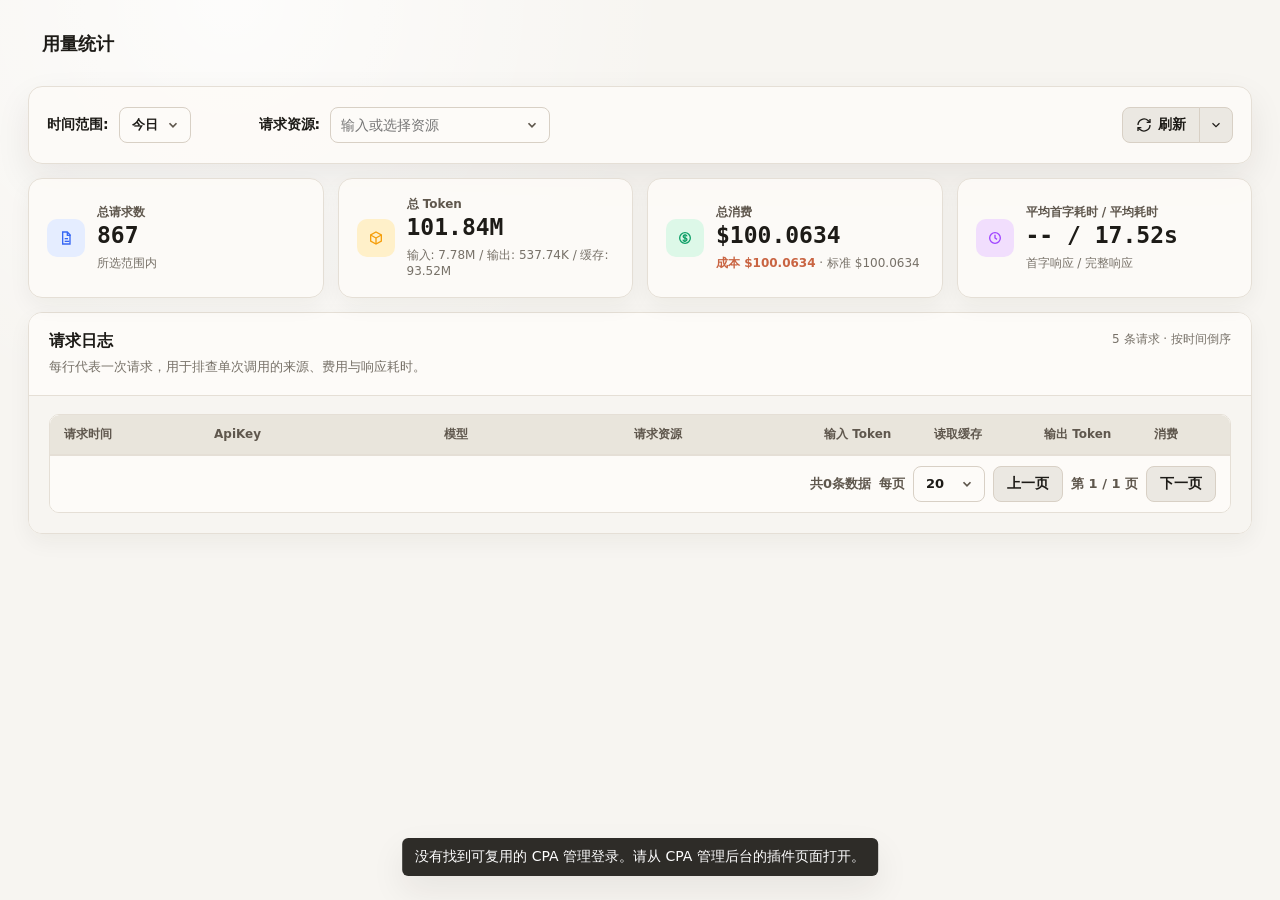
<file: internal/web/usage-statistics.html>
<!doctype html>
<html lang="zh-CN">
<head>
  <meta charset="utf-8">
  <meta name="viewport" content="width=device-width, initial-scale=1">
  <title>用量统计</title>
  <link rel="stylesheet" href="shared-ui.css">
  <style>
    :root {
      --bg: #f7f5f1;
      --surface: #fdfbf8;
      --surface-muted: #f0eee8;
      --fg: #1d1b17;
      --muted: #777168;
      --subtle: #a39c91;
      --border: #e5dfd6;
      --border-strong: #d8d0c5;
      --primary: #12b981;
      --primary-hover: #079467;
      --primary-soft: #e5f8f0;
      --accent: #c96442;
      --accent-hover: #b35739;
      --btn-primary: var(--accent);
      --btn-primary-hover: var(--accent-hover);
      --danger: #d45549;
      --radius: 10px;
      --shadow: 0 14px 34px rgba(37, 31, 22, 0.08);
      --font: -apple-system, BlinkMacSystemFont, "Segoe UI", "PingFang SC", "Microsoft YaHei", system-ui, sans-serif;
      --mono: "SFMono-Regular", ui-monospace, Menlo, Consolas, monospace;
      --ease-out: cubic-bezier(0.16, 1, 0.3, 1);
      --motion-fast: 140ms;
      --motion-base: 220ms;
      color-scheme: light;
    }

    * { box-sizing: border-box; }

    body {
      margin: 0;
      min-height: 100vh;
      background:
        radial-gradient(circle at 18% 0%, rgba(255, 255, 255, 0.74), transparent 32%),
        var(--bg);
      color: var(--fg);
      font-family: var(--font);
      font-size: 14px;
    }

    .page {
      width: min(1552px, calc(100vw - 56px));
      margin: 0 auto;
      padding: 18px 0 36px;
    }

    .topbar {
      display: flex;
      align-items: center;
      justify-content: space-between;
      gap: 16px;
      min-height: 52px;
      margin-bottom: 16px;
      padding: 9px 14px;
    }

    .title h1 {
      margin: 0;
      color: var(--fg);
      font-size: 18px;
      line-height: 1.2;
      font-weight: 700;
      letter-spacing: 0;
    }

    .title p {
      display: inline-flex;
      margin: 7px 0 0;
      color: var(--muted);
      font-size: 13px;
      line-height: 1.45;
    }

    .top-actions,
    .filter-actions {
      display: flex;
      align-items: center;
      justify-content: flex-end;
      gap: 8px;
      flex-wrap: wrap;
    }

    .metric-icon svg {
      width: 16px;
      height: 16px;
      stroke-width: 2;
    }

    .refresh-group {
      position: relative;
      display: inline-flex;
      align-items: center;
      gap: 6px;
    }

    .refresh-countdown {
      display: inline-flex;
      align-items: center;
      justify-content: center;
      color: var(--muted);
      font-family: var(--mono);
      font-size: 12px;
      font-weight: 700;
      line-height: 1;
      white-space: nowrap;
    }

    .refresh-countdown[hidden] {
      display: none;
    }

    .refresh-countdown.busy {
      color: #087452;
      font-family: var(--font);
    }

    .refresh-action {
      display: inline-flex;
      align-items: stretch;
    }

    .refresh-action #refreshUsage {
      border-top-right-radius: 0;
      border-bottom-right-radius: 0;
    }

    .refresh-action .auto-refresh-wrap {
      margin-left: -1px;
    }

    .refresh-action .auto-refresh-toggle {
      width: 34px;
      padding: 0;
      border-top-left-radius: 0;
      border-bottom-left-radius: 0;
    }

    .refresh-action #refreshUsage:hover,
    .refresh-action .auto-refresh-toggle:hover {
      position: relative;
      z-index: 1;
    }

    .auto-refresh-wrap {
      position: relative;
      display: inline-flex;
    }

    .auto-refresh-toggle svg {
      width: 14px;
      height: 14px;
    }

    .auto-refresh-menu {
      position: absolute;
      top: calc(100% + 6px);
      right: 0;
      z-index: 30;
      display: grid;
      gap: 2px;
      min-width: 132px;
      padding: 6px;
      border: 1px solid var(--border);
      border-radius: 8px;
      background: var(--surface);
      box-shadow: var(--shadow);
    }

    .auto-refresh-menu[hidden] {
      display: none;
    }

    .auto-refresh-option {
      height: 30px;
      padding: 0 9px;
      border-radius: 6px;
      color: var(--fg);
      background: transparent;
      text-align: left;
      font-weight: 700;
    }

    .auto-refresh-option:hover,
    .auto-refresh-option.active {
      background: #eee9e1;
    }

    .styled-select {
      min-width: 122px;
    }

    .request-resource-combobox {
      position: relative;
      width: 220px;
      min-width: 180px;
    }

    .request-resource-filter {
      width: 100%;
      padding-right: 38px;
    }

    .request-resource-toggle {
      position: absolute;
      top: 0;
      right: 0;
      z-index: 2;
      width: 36px;
      height: 36px;
      display: grid;
      place-items: center;
      padding: 0;
      border: 0;
      color: #5f574d;
      background: transparent;
      cursor: pointer;
    }

    .request-resource-toggle svg {
      width: 14px;
      height: 14px;
      transition: transform var(--motion-fast) var(--ease-out);
    }

    .request-resource-toggle[aria-expanded="true"] svg {
      transform: rotate(180deg);
    }

    .request-resource-menu {
      position: absolute;
      top: calc(100% + 6px);
      right: 0;
      left: 0;
      z-index: 40;
      max-height: 220px;
      overflow-y: auto;
      padding: 6px;
      border: 1px solid var(--border);
      border-radius: 10px;
      background: #fffefd;
      box-shadow: 0 16px 34px rgba(60, 47, 34, 0.16);
    }

    .request-resource-menu[hidden] {
      display: none;
    }

    .request-resource-option {
      width: 100%;
      min-height: 32px;
      padding: 6px 9px;
      border: 0;
      border-radius: 7px;
      color: var(--fg);
      background: transparent;
      text-align: left;
      overflow-wrap: anywhere;
      cursor: pointer;
    }

    .request-resource-option:hover,
    .request-resource-option:focus-visible {
      background: #f1ebe2;
      outline: none;
    }

    .request-resource-empty {
      padding: 8px 9px;
      color: var(--muted);
      font-size: 12px;
    }

    .filter-bar {
      min-height: 78px;
      display: flex;
      align-items: center;
      justify-content: space-between;
      gap: 16px;
      margin-bottom: 14px;
      padding: 18px 18px;
      border: 1px solid var(--border);
      border-radius: 14px;
      background: rgba(253, 251, 248, 0.9);
      box-shadow: var(--shadow);
    }

    .filter-controls {
      display: flex;
      align-items: center;
      gap: 18px;
      flex-wrap: wrap;
    }

    .filter-group {
      display: flex;
      align-items: center;
      gap: 10px;
      flex-wrap: wrap;
    }

    .filter-label {
      color: var(--fg);
      font-weight: 700;
      white-space: nowrap;
    }

    .metric-grid {
      display: grid;
      grid-template-columns: repeat(4, minmax(0, 1fr));
      gap: 14px;
      margin-bottom: 14px;
    }

    .metric-card,
    .panel {
      border: 1px solid var(--border);
      border-radius: 14px;
      background: rgba(253, 251, 248, 0.9);
      box-shadow: 0 8px 22px rgba(37, 31, 22, 0.05);
    }

    .metric-card {
      display: grid;
      grid-template-columns: auto 1fr;
      align-items: center;
      gap: 12px;
      min-height: 96px;
      padding: 18px;
    }

    .metric-icon {
      width: 38px;
      height: 38px;
      display: grid;
      place-items: center;
      border-radius: 10px;
      background: var(--metric-bg);
      color: var(--metric-color);
    }

    .metric-label {
      color: #5f574d;
      font-size: 12px;
      line-height: 1.2;
      font-weight: 700;
    }

    .metric-value {
      margin-top: 4px;
      color: var(--fg);
      font-family: var(--mono);
      font-size: 23px;
      line-height: 1.1;
      font-weight: 800;
      font-variant-numeric: tabular-nums;
    }

    .metric-sub {
      margin-top: 6px;
      color: var(--muted);
      font-size: 12px;
      line-height: 1.35;
    }

    .metric-sub strong {
      color: var(--accent);
      font-weight: 700;
    }

    .content-grid {
      display: grid;
      grid-template-columns: minmax(0, 1.55fr) minmax(340px, 0.8fr);
      gap: 14px;
      margin-bottom: 14px;
    }

    .panel {
      overflow: hidden;
    }

    .panel-head {
      display: flex;
      align-items: flex-start;
      justify-content: space-between;
      gap: 12px;
      padding: 18px 20px;
      border-bottom: 1px solid var(--border);
      background: var(--surface);
    }

    .panel-head h2 {
      margin: 0;
      color: var(--fg);
      font-size: 16px;
      line-height: 1.3;
      font-weight: 700;
    }

    .panel-head p {
      margin: 6px 0 0;
      color: var(--muted);
      font-size: 13px;
      line-height: 1.45;
    }

    .panel-body {
      padding: 18px 20px 20px;
      background: var(--bg);
    }

    .trend-wrap {
      position: relative;
      min-height: 280px;
      border: 1px solid var(--border);
      border-radius: 12px;
      background:
        linear-gradient(#efeae2 1px, transparent 1px) 0 0 / 100% 56px,
        var(--surface);
      overflow: hidden;
    }

    .trend-svg {
      display: block;
      width: 100%;
      height: 280px;
    }

    .trend-line {
      fill: none;
      stroke: var(--primary);
      stroke-width: 3;
      stroke-linecap: round;
      stroke-linejoin: round;
    }

    .trend-area {
      fill: rgba(18, 185, 129, 0.12);
    }

    .axis-labels {
      position: absolute;
      left: 16px;
      right: 16px;
      bottom: 12px;
      display: flex;
      justify-content: space-between;
      color: var(--muted);
      font-size: 12px;
      font-family: var(--mono);
      pointer-events: none;
    }

    .side-stack {
      display: grid;
      gap: 14px;
    }

    .share-list,
    .ranking-list {
      display: grid;
      gap: 12px;
    }

    .share-row,
    .ranking-row {
      display: grid;
      gap: 7px;
    }

    .row-meta {
      display: flex;
      align-items: baseline;
      justify-content: space-between;
      gap: 12px;
      color: var(--muted);
      font-size: 12px;
    }

    .row-meta strong {
      color: var(--fg);
      font-size: 13px;
    }

    .bar {
      height: 8px;
      border-radius: 999px;
      background: #e8e1d7;
      overflow: hidden;
    }

    .bar span {
      display: block;
      width: var(--value);
      height: 100%;
      border-radius: inherit;
      background: var(--bar-color, var(--primary));
      transition: width var(--motion-base) var(--ease-out);
    }

    .name-cell strong {
      display: block;
      color: var(--fg);
      font-size: 13px;
      line-height: 1.35;
    }

    .name-cell span,
    .provider-cell span {
      display: block;
      margin-top: 4px;
      color: var(--muted);
      font-size: 12px;
      line-height: 1.35;
    }

    .num {
      font-family: var(--mono);
      font-size: 12px;
      font-weight: 700;
      font-variant-numeric: tabular-nums;
    }

    .status-text {
      color: var(--muted);
      font-size: 12px;
      line-height: 1.35;
    }

    .request-status-cell {
      width: 86px;
      min-width: 86px;
      text-align: center;
      white-space: nowrap;
    }

    .toast {
      position: fixed;
      left: 50%;
      bottom: 24px;
      z-index: 80;
      transform: translate3d(-50%, 12px, 0);
      opacity: 0;
      pointer-events: none;
      padding: 10px 13px;
      border-radius: 6px;
      color: #fff;
      background: rgba(29, 27, 23, 0.92);
      box-shadow: var(--shadow);
      transition:
        opacity 180ms var(--ease-out),
        transform var(--motion-base) var(--ease-out);
    }

    .toast.show {
      opacity: 1;
      transform: translate3d(-50%, 0, 0);
    }

    @media (max-width: 1120px) {
      .metric-grid { grid-template-columns: repeat(2, minmax(0, 1fr)); }
      .content-grid { grid-template-columns: 1fr; }
    }

    @media (max-width: 760px) {
      .page {
        width: min(100vw - 28px, 1552px);
        padding-top: 14px;
      }

      .topbar,
      .filter-bar,
      .panel-head {
        align-items: stretch;
        flex-direction: column;
      }

      .top-actions,
      .filter-actions,
      .filter-group {
        justify-content: flex-start;
      }

      .filter-group .styled-select {
        width: 100%;
      }

      .filter-group .request-resource-combobox {
        width: 100%;
      }

      .metric-grid { grid-template-columns: 1fr; }
      .metric-card { min-height: 88px; }
    }
  </style>
</head>
<body>
  <main class="page" data-od-id="usage-statistics-page">
    <header class="topbar" data-od-id="usage-statistics-header">
      <div class="title" data-od-id="usage-statistics-title-area">
        <h1 data-od-id="usage-statistics-title">用量统计</h1>
      </div>
      <div class="top-actions" data-od-id="usage-statistics-top-actions"></div>
    </header>

    <section class="filter-bar" data-od-id="usage-filter-bar">
      <div class="filter-controls" data-od-id="usage-filter-controls">
        <div class="filter-group" data-od-id="time-range-filter-group">
          <span class="filter-label">时间范围:</span>
          <select id="timeRange" data-od-id="time-range-select" aria-label="时间范围">
            <option value="today" selected>今日</option>
            <option value="24h">近24小时</option>
            <option value="7d">近7天</option>
            <option value="30d">近30天</option>
          </select>
        </div>
        <div class="filter-group" data-od-id="request-resource-filter-group">
          <label class="filter-label" for="requestResourceFilter">请求资源:</label>
          <div class="request-resource-combobox" id="requestResourceCombobox" data-od-id="request-resource-combobox">
            <input class="ui-input request-resource-filter" id="requestResourceFilter" type="text" placeholder="输入或选择资源" autocomplete="off" role="combobox" aria-autocomplete="list" aria-controls="requestResourceMenu" aria-expanded="false" data-od-id="request-resource-filter">
            <button class="request-resource-toggle" id="requestResourceToggle" type="button" aria-label="展开请求资源" aria-controls="requestResourceMenu" aria-expanded="false">
              <svg viewBox="0 0 16 16" fill="none" stroke="currentColor" stroke-width="2"><path d="m4 6 4 4 4-4"></path></svg>
            </button>
            <div class="request-resource-menu" id="requestResourceMenu" role="listbox" hidden data-od-id="request-resource-options"></div>
          </div>
        </div>
      </div>
      <div class="filter-actions" data-od-id="usage-filter-actions">
        <div class="refresh-group" data-od-id="usage-refresh-control-group">
          <span class="refresh-countdown" id="refreshCountdown" data-od-id="usage-refresh-countdown" hidden></span>
          <div class="refresh-action" data-od-id="usage-refresh-split-button">
            <button class="btn" id="refreshUsage" type="button" data-od-id="refresh-usage-button">
              <svg viewBox="0 0 24 24" fill="none" stroke="currentColor"><path d="M21 12a9 9 0 0 1-15 6.7L3 16"></path><path d="M3 21v-5h5"></path><path d="M3 12a9 9 0 0 1 15-6.7L21 8"></path><path d="M21 3v5h-5"></path></svg>
              刷新
            </button>
            <div class="auto-refresh-wrap">
              <button class="btn auto-refresh-toggle" id="autoRefreshToggle" type="button" aria-haspopup="menu" aria-expanded="false" aria-label="自动刷新间隔" data-od-id="usage-auto-refresh-toggle">
                <svg viewBox="0 0 24 24" fill="none" stroke="currentColor"><path d="m6 9 6 6 6-6"></path></svg>
              </button>
              <div class="auto-refresh-menu" id="autoRefreshMenu" role="menu" aria-label="自动刷新间隔" hidden data-od-id="usage-auto-refresh-menu">
                <button class="auto-refresh-option" type="button" role="menuitemradio" aria-checked="false" data-interval="0" data-od-id="usage-auto-refresh-none">不自动刷新</button>
                <button class="auto-refresh-option" type="button" role="menuitemradio" aria-checked="false" data-interval="5" data-od-id="usage-auto-refresh-5s">5秒</button>
                <button class="auto-refresh-option" type="button" role="menuitemradio" aria-checked="false" data-interval="10" data-od-id="usage-auto-refresh-10s">10秒</button>
                <button class="auto-refresh-option" type="button" role="menuitemradio" aria-checked="false" data-interval="15" data-od-id="usage-auto-refresh-15s">15秒</button>
                <button class="auto-refresh-option active" type="button" role="menuitemradio" aria-checked="true" data-interval="30" data-od-id="usage-auto-refresh-30s">30秒</button>
              </div>
            </div>
          </div>
        </div>
      </div>
    </section>

    <section class="metric-grid" aria-label="用量概览" data-od-id="usage-metric-grid">
      <article class="metric-card" data-od-id="metric-total-requests">
        <div class="metric-icon" style="--metric-bg:#e5edff;--metric-color:#3767f4"><svg viewBox="0 0 24 24" fill="none" stroke="currentColor"><path d="M7 3h7l4 4v14H7z"></path><path d="M14 3v5h5"></path><path d="M10 13h5"></path><path d="M10 17h7"></path></svg></div>
        <div>
          <div class="metric-label">总请求数</div>
          <div class="metric-value" id="metricRequests">867</div>
          <div class="metric-sub" id="metricRequestsSub">所选范围内</div>
        </div>
      </article>
      <article class="metric-card" data-od-id="metric-total-tokens">
        <div class="metric-icon" style="--metric-bg:#fff0c9;--metric-color:#f59e0b"><svg viewBox="0 0 24 24" fill="none" stroke="currentColor"><path d="m12 3 8 4.5v9L12 21l-8-4.5v-9z"></path><path d="m12 12 8-4.5"></path><path d="M12 12v9"></path><path d="M12 12 4 7.5"></path></svg></div>
        <div>
          <div class="metric-label">总 Token</div>
          <div class="metric-value" id="metricTokens">101.84M</div>
          <div class="metric-sub" id="metricTokensSub">输入: 7.78M / 输出: 537.74K / 缓存: 93.52M</div>
        </div>
      </article>
      <article class="metric-card" data-od-id="metric-total-cost">
        <div class="metric-icon" style="--metric-bg:#ddf8e8;--metric-color:#0f9f67"><svg viewBox="0 0 24 24" fill="none" stroke="currentColor"><circle cx="12" cy="12" r="8"></circle><path d="M12 7v10"></path><path d="M15 9.5a3 3 0 0 0-5.2-1.2 2.1 2.1 0 0 0 .8 3.2l3 1a2.1 2.1 0 0 1 .8 3.2A3 3 0 0 1 9 14.5"></path></svg></div>
        <div>
          <div class="metric-label">总消费</div>
          <div class="metric-value" id="metricCost">$100.0634</div>
          <div class="metric-sub" id="metricCostSub"><strong>成本 $100.0634</strong> · 标准 $100.0634</div>
        </div>
      </article>
      <article class="metric-card" data-od-id="metric-average-latency">
        <div class="metric-icon" style="--metric-bg:#f1defd;--metric-color:#9f45ff"><svg viewBox="0 0 24 24" fill="none" stroke="currentColor"><circle cx="12" cy="12" r="8"></circle><path d="M12 7v5l3 2"></path></svg></div>
        <div>
          <div class="metric-label">平均首字耗时 / 平均耗时</div>
          <div class="metric-value"><span id="metricFirstLatency">--</span> / <span id="metricLatency">17.52s</span></div>
          <div class="metric-sub" id="metricLatencySub">首字响应 / 完整响应</div>
        </div>
      </article>
    </section>

    <section class="panel" data-od-id="usage-detail-panel">
      <div class="panel-head">
        <div>
          <h2>请求日志</h2>
          <p>每行代表一次请求，用于排查单次调用的来源、费用与响应耗时。</p>
        </div>
        <span class="status-text" id="detailSummary">5 条请求 · 按时间倒序</span>
      </div>
      <div class="panel-body">
        <div class="table-shell ui-table-shell ui-table-shell--clip" data-od-id="usage-detail-table-shell">
          <div class="table-wrap ui-table-wrap ui-table-wrap--log" data-od-id="usage-detail-table-wrap">
            <table class="ui-table ui-table--usage-log" data-od-id="usage-detail-table">
              <thead>
                <tr>
                  <th style="width: 150px;">请求时间</th>
                  <th style="width: 230px;">ApiKey</th>
                  <th style="width: 190px;">模型</th>
                  <th style="width: 190px;">请求资源</th>
                  <th style="width: 110px;">输入 Token</th>
                  <th style="width: 110px;">读取缓存</th>
                  <th style="width: 110px;">输出 Token</th>
                  <th style="width: 110px;">消费</th>
                  <th style="width: 110px;">首字耗时</th>
                  <th style="width: 110px;">完整耗时</th>
                  <th class="request-status-cell">状态</th>
                </tr>
              </thead>
              <tbody id="usageRows"></tbody>
            </table>
          </div>
          <div class="table-pagination ui-table-pagination" data-od-id="usage-detail-pagination">
            <div class="table-page-actions">
              <span class="table-page-summary" id="usagePageSummary" data-od-id="usage-page-summary">共0条数据</span>
              <label class="table-page-size" for="usagePageSize">
                每页
                <select class="ui-input" id="usagePageSize" aria-label="请求日志每页显示数量" data-od-id="usage-page-size">
                  <option value="10">10</option>
                  <option value="20" selected>20</option>
                  <option value="50">50</option>
                  <option value="100">100</option>
                </select>
              </label>
              <button class="btn ui-button" id="usagePrevPage" type="button" data-od-id="usage-prev-page">上一页</button>
              <span class="table-page-indicator" id="usagePageIndicator" data-od-id="usage-page-indicator">第 1 / 1 页</span>
              <button class="btn ui-button" id="usageNextPage" type="button" data-od-id="usage-next-page">下一页</button>
            </div>
          </div>
        </div>
      </div>
    </section>
  </main>

  <div class="toast" id="toast" data-od-id="usage-toast" role="status" aria-live="polite" aria-atomic="true">已刷新</div>

  <script>
    const api = "/v0/management/plugins/cpa-toolkit";
    const legacySecretStorageKeys = ["cpa-toolkit.management-key", "cpa-access-manager.management-key"];
    const sessionSecretStorageKey = "cpa-toolkit.management-key.session";
    const legacySessionSecretStorageKey = "cpa-access-manager.management-key.session";
    const cpaAuthStorageKey = "cli-proxy-auth";
    const cpaSecurePrefix = "enc::v1::";
    const cpaSecureSalt = "cli-proxy-api-webui::secure-storage";
    const $ = id => document.getElementById(id);
    const session = { apiBase: "", managementKey: "" };
    const state = { keys: [], resources: [], usage: [], requestResources: [], summary: {} };
    let toastTimer = null;
    let autoRefreshInterval = 30;
    let autoRefreshRemaining = 30;
    let autoRefreshTimer = null;
    let usageCurrentPage = 1;
    let requestResourceFilterTimer = null;
    let selectedRequestResourceID = "";

    const els = {
      notice: $("notice"),
      timeRange: $("timeRange"),
      requestResourceCombobox: $("requestResourceCombobox"),
      requestResourceFilter: $("requestResourceFilter"),
      requestResourceToggle: $("requestResourceToggle"),
      requestResourceMenu: $("requestResourceMenu"),
      rangeSummary: $("rangeSummary"),
      refresh: $("refreshUsage"),
      refreshCountdown: $("refreshCountdown"),
      autoRefreshToggle: $("autoRefreshToggle"),
      autoRefreshMenu: $("autoRefreshMenu"),
      autoRefreshOptions: Array.from(document.querySelectorAll(".auto-refresh-option")),
      requests: $("metricRequests"),
      requestsSub: $("metricRequestsSub"),
      tokens: $("metricTokens"),
      tokensSub: $("metricTokensSub"),
      cost: $("metricCost"),
      costSub: $("metricCostSub"),
      firstLatency: $("metricFirstLatency"),
      latency: $("metricLatency"),
      latencySub: $("metricLatencySub"),
      detailSummary: $("detailSummary"),
      rows: $("usageRows"),
      usagePageSummary: $("usagePageSummary"),
      usagePageSize: $("usagePageSize"),
      usagePrevPage: $("usagePrevPage"),
      usageNextPage: $("usageNextPage"),
      usagePageIndicator: $("usagePageIndicator"),
      toast: $("toast")
    };

    function closeStyledSelects(exceptMenu = null) {
      document.querySelectorAll(".styled-select-menu").forEach(menu => {
        if (menu === exceptMenu) return;
        menu.hidden = true;
        menu.closest(".styled-select")?.querySelector(".styled-select-trigger")?.setAttribute("aria-expanded", "false");
      });
    }
    function refreshStyledSelect(select) {
      const shell = select.closest(".styled-select");
      if (!shell) return;
      const menu = shell.querySelector(".styled-select-menu");
      const value = shell.querySelector(".styled-select-value");
      const selected = select.options[select.selectedIndex];
      value.textContent = selected ? selected.textContent : "";
      menu.innerHTML = "";
      Array.from(select.options).forEach(option => {
        const button = document.createElement("button");
        button.type = "button";
        button.className = "styled-select-option";
        button.setAttribute("role", "option");
        button.setAttribute("aria-selected", option.selected ? "true" : "false");
        button.textContent = option.textContent;
        button.disabled = option.disabled;
        button.addEventListener("click", () => {
          select.value = option.value;
          select.dispatchEvent(new Event("change", { bubbles: true }));
          closeStyledSelects();
          shell.querySelector(".styled-select-trigger").focus({ preventScroll: true });
        });
        menu.appendChild(button);
      });
    }
    function initStyledSelects(root = document) {
      root.querySelectorAll("select").forEach(select => {
        if (select.closest(".styled-select")) {
          refreshStyledSelect(select);
          return;
        }
        const shell = document.createElement("span");
        shell.className = "styled-select";
        select.parentNode.insertBefore(shell, select);
        shell.appendChild(select);
        const trigger = document.createElement("button");
        trigger.type = "button";
        trigger.className = "styled-select-trigger";
        trigger.setAttribute("aria-haspopup", "listbox");
        trigger.setAttribute("aria-expanded", "false");
        trigger.innerHTML = `<span class="styled-select-value"></span><svg viewBox="0 0 16 16" fill="none" stroke="currentColor" stroke-width="2"><path d="m4 6 4 4 4-4"></path></svg>`;
        const menu = document.createElement("div");
        menu.className = "styled-select-menu";
        menu.setAttribute("role", "listbox");
        menu.hidden = true;
        shell.append(trigger, menu);
        trigger.addEventListener("click", event => {
          event.stopPropagation();
          const shouldOpen = menu.hidden;
          closeStyledSelects(menu);
          menu.hidden = !shouldOpen;
          trigger.setAttribute("aria-expanded", shouldOpen ? "true" : "false");
        });
        select.addEventListener("change", () => refreshStyledSelect(select));
        refreshStyledSelect(select);
      });
    }

    function base() { return session.apiBase || location.origin; }
    function secret() { return session.managementKey; }
    function asString(value) { return typeof value === "string" ? value.trim() : ""; }
    function esc(value) {
      return String(value ?? "").replace(/[&<>"']/g, ch => ({ "&":"&amp;", "<":"&lt;", ">":"&gt;", '"':"&quot;", "'":"&#39;" }[ch]));
    }
    function parseStoredJSON(value) {
      if (typeof value !== "string") return value;
      try { return JSON.parse(value); } catch { return value; }
    }
    function cpaSecureKeyBytes() {
      return new TextEncoder().encode(`${cpaSecureSalt}|${window.location.host}|${navigator.userAgent}`);
    }
    function base64ToBytes(value) {
      const text = atob(value);
      const bytes = new Uint8Array(text.length);
      for (let i = 0; i < text.length; i += 1) bytes[i] = text.charCodeAt(i);
      return bytes;
    }
    function xorBytes(bytes, key) {
      const out = new Uint8Array(bytes.length);
      for (let i = 0; i < bytes.length; i += 1) out[i] = bytes[i] ^ key[i % key.length];
      return out;
    }
    function decodeCPASecureValue(raw) {
      if (!raw) return null;
      let text = raw;
      if (raw.startsWith(cpaSecurePrefix)) {
        text = new TextDecoder().decode(xorBytes(base64ToBytes(raw.slice(cpaSecurePrefix.length)), cpaSecureKeyBytes()));
      }
      return parseStoredJSON(text);
    }
    function readStorageValue(storage, key) {
      try {
        const raw = storage.getItem(key);
        return raw === null ? null : decodeCPASecureValue(raw);
      } catch {
        return null;
      }
    }
    function isEmbeddedInPanel() {
      try { return window.self !== window.top; } catch { return false; }
    }
    function extractPanelAuth(value) {
      if (!value || typeof value !== "object") return null;
      const stateValue = value.state && typeof value.state === "object" ? value.state : value;
      const apiBase = asString(stateValue.apiBase);
      const managementKey = asString(stateValue.managementKey);
      return apiBase && managementKey ? { apiBase, managementKey } : null;
    }
    function readCPAPanelAuth() {
      if (!isEmbeddedInPanel()) return null;
      return extractPanelAuth(readStorageValue(window.localStorage, cpaAuthStorageKey));
    }
    function cleanupLegacySecret() {
      for (const key of legacySecretStorageKeys) {
        try { localStorage.removeItem(key); } catch {}
      }
    }
    function initSession() {
      const panelAuth = readCPAPanelAuth();
      const currentSessionSecret = asString(readStorageValue(window.sessionStorage, sessionSecretStorageKey));
      const legacySessionSecret = asString(readStorageValue(window.sessionStorage, legacySessionSecretStorageKey));
      cleanupLegacySecret();
      if (legacySessionSecret) {
        try { sessionStorage.removeItem(legacySessionSecretStorageKey); } catch {}
      }
      session.apiBase = panelAuth?.apiBase || location.origin;
      session.managementKey = currentSessionSecret || legacySessionSecret || panelAuth?.managementKey || "";
    }
    async function call(path, opts = {}) {
      cleanupLegacySecret();
      const headers = Object.assign({ "content-type": "application/json" }, opts.headers || {});
      if (secret()) headers.authorization = "Bearer " + secret();
      const res = await fetch(base() + api + path, Object.assign({}, opts, { headers }));
      const text = await res.text();
      let data;
      try { data = JSON.parse(text); } catch { data = text; }
      if (!res.ok) throw new Error((data && data.error) || text || res.status);
      return data;
    }
    function setNotice(message) {
      if (!els.notice) {
        if (message) showToast(message);
        return;
      }
      els.notice.textContent = message || "";
      els.notice.classList.toggle("show", !!message);
    }
    function showToast(message) {
      els.toast.textContent = message;
      if (toastTimer) window.clearTimeout(toastTimer);
      els.toast.classList.add("show");
      toastTimer = window.setTimeout(() => {
        els.toast.classList.remove("show");
        toastTimer = null;
      }, 1600);
    }
    function normalize(value) { return String(value ?? "").trim().toLowerCase(); }
    function formatNumber(value) { return Number(value || 0).toLocaleString(); }
    function formatTokens(value) {
      const n = Number(value || 0);
      if (n >= 1_000_000_000) return `${(n / 1_000_000_000).toFixed(2)}B`;
      if (n >= 1_000_000) return `${(n / 1_000_000).toFixed(2)}M`;
      if (n >= 1_000) return `${(n / 1_000).toFixed(2)}K`;
      return String(Math.round(n));
    }
    function formatUsd(value) {
      const n = Number(value || 0);
      return `$${n.toFixed(n >= 1 ? 4 : 6).replace(/0+$/, "").replace(/\.$/, "")}`;
    }
    function formatLatency(ms) {
      const n = Number(ms || 0);
      if (!n) return "--";
      return n >= 1000 ? `${(n / 1000).toFixed(2)}s` : `${Math.round(n)}ms`;
    }
    function formatDate(value) {
      if (!value) return "—";
      const date = new Date(value);
      if (Number.isNaN(date.getTime())) return String(value);
      return date.toLocaleString();
    }
    function dateCutoff() {
      const now = Date.now();
      if (els.timeRange.value === "today") {
        const today = new Date();
        today.setHours(0, 0, 0, 0);
        return today.getTime();
      }
      if (els.timeRange.value === "7d") return now - 7 * 24 * 60 * 60 * 1000;
      if (els.timeRange.value === "30d") return now - 30 * 24 * 60 * 60 * 1000;
      return now - 24 * 60 * 60 * 1000;
    }
    function usageTimeRange() {
      return {
        since: new Date(dateCutoff()).toISOString(),
        before: new Date().toISOString()
      };
    }
    function filteredUsage() {
      const cutoff = dateCutoff();
      const requestResource = normalize(els.requestResourceFilter?.value);
      const selectedResource = state.requestResources.find(item => item.id && item.id === selectedRequestResourceID);
      return state.usage.filter(entry => {
        const date = new Date(entry.created_at);
        if (Number.isNaN(date.getTime()) || date.getTime() < cutoff) return false;
        if (selectedResource) {
          return entry.provider_instance_id === selectedResource.id ||
            entry.auth_id === selectedResource.id ||
            (selectedResource.authID && entry.auth_id === selectedResource.authID) ||
            (selectedResource.authIndex && entry.auth_index === selectedResource.authIndex) ||
            normalize(entry.request_resource).includes(normalize(selectedResource.label));
        }
        return !requestResource || normalize(entry.request_resource).includes(requestResource);
      });
    }
    function updateRequestResourceOptions(entries) {
      const options = new Map();
      state.resources.forEach(resource => {
        const type = normalize(resource?.type);
        if (type !== "auth_file" && type !== "provider_instance") return;
        const id = String(resource?.id || "").trim();
        const label = String(resource?.label || resource?.name || resource?.email || resource?.base_url || id).trim();
        if (!id || !label) return;
        options.set(`id:${id}`, {
          id,
          label,
          authID: String(resource?.auth_id || "").trim(),
          authIndex: String(resource?.auth_index || "").trim(),
          provider: String(resource?.provider || "").trim()
        });
      });
      entries.forEach(entry => {
        const label = String(entry?.request_resource || "").trim();
        if (label && !Array.from(options.values()).some(option => normalize(option.label) === normalize(label))) {
          options.set(`history:${normalize(label)}`, { id: "", label, authID: "", authIndex: "", provider: "" });
        }
      });
      state.requestResources = Array.from(options.values()).sort((a, b) => a.label.localeCompare(b.label, "zh-CN"));
      renderRequestResourceOptions();
    }
    function matchingRequestResources() {
      const query = normalize(els.requestResourceFilter?.value);
      return state.requestResources.filter(option => !query || [option.label, option.id, option.authID, option.provider].some(value => normalize(value).includes(query)));
    }
    function renderRequestResourceOptions() {
      if (!els.requestResourceMenu) return;
      const values = matchingRequestResources();
      els.requestResourceMenu.replaceChildren();
      if (!values.length) {
        const empty = document.createElement("div");
        empty.className = "request-resource-empty";
        empty.textContent = state.requestResources.length ? "没有匹配的资源" : "暂无请求资源";
        els.requestResourceMenu.appendChild(empty);
        return;
      }
      values.forEach(value => {
        const option = document.createElement("button");
        option.type = "button";
        option.className = "request-resource-option";
        option.setAttribute("role", "option");
        option.textContent = value.label;
        option.addEventListener("click", () => {
          selectedRequestResourceID = value.id;
          els.requestResourceFilter.value = value.label;
          els.requestResourceFilter.focus({ preventScroll: true });
          closeRequestResourceMenu();
          resetUsagePage();
          render();
          load({ silent: true }).catch(error => toast(error.message || "加载失败"));
        });
        els.requestResourceMenu.appendChild(option);
      });
    }
    function openRequestResourceMenu() {
      if (!els.requestResourceMenu) return;
      renderRequestResourceOptions();
      els.requestResourceMenu.hidden = false;
      els.requestResourceFilter.setAttribute("aria-expanded", "true");
      els.requestResourceToggle.setAttribute("aria-expanded", "true");
    }
    function closeRequestResourceMenu() {
      if (!els.requestResourceMenu) return;
      els.requestResourceMenu.hidden = true;
      els.requestResourceFilter.setAttribute("aria-expanded", "false");
      els.requestResourceToggle.setAttribute("aria-expanded", "false");
    }
    function keyName(entry) {
      const key = state.keys.find(item => item.id === entry.key_id);
      return key?.name || entry.key_id || "未知 API Key";
    }
    function resourceLabel(entry) {
      if (entry.request_resource) return entry.request_resource;
      const providerInstance = state.resources.find(item => normalize(item.type) === "provider_instance" && item.id === entry.provider_instance_id);
      if (providerInstance) return providerInstance.label || providerInstance.name || providerInstance.id;
      const auth = state.resources.find(item => normalize(item.type) === "auth_file" && (item.auth_id === entry.auth_id || item.id === entry.auth_id || item.auth_index === entry.auth_index));
      return auth?.label || auth?.name || auth?.email || entry.auth_id || "—";
    }
    function detail(entry) { return entry.detail || {}; }
    function entryRawInput(entry) { return Number(detail(entry).input_tokens || 0); }
    function entryCacheRead(entry) { return Number(detail(entry).cache_read_tokens || detail(entry).cached_tokens || 0); }
    function entryInput(entry) { return Math.max(entryRawInput(entry) - entryCacheRead(entry), 0); }
    function entryOutput(entry) { return Number(detail(entry).output_tokens || 0); }
    function entryReasoningEffort(entry) {
      const effort = String(detail(entry).reasoning_effort || "").trim().toLowerCase();
      return effort === "higth" ? "high" : effort;
    }
    function entryModelLabel(entry) {
      const model = entry.model || entry.alias || "—";
      const effort = entryReasoningEffort(entry);
      return effort ? `${model} ${effort}` : model;
    }
    function entryTotalTokens(entry) {
      const total = Number(detail(entry).total_tokens || 0);
      return total || entryInput(entry) + entryCacheRead(entry) + entryOutput(entry);
    }
    function averageLatency(rows, field) {
      const values = rows.map(row => Number(row[field] || 0)).filter(Boolean);
      if (!values.length) return 0;
      return values.reduce((sum, value) => sum + value, 0) / values.length;
    }
    function render() {
      const rows = filteredUsage();
      const summary = state.summary || {};
      const requests = Number(summary.requests || 0);
      const input = Number(summary.input_tokens || 0);
      const cacheRead = Number(summary.cache_read_tokens || 0);
      const output = Number(summary.output_tokens || 0);
      const total = Number(summary.total_tokens || 0);
      const cost = Number(summary.cost_usd || 0);
      els.requests.textContent = formatNumber(requests);
      if (els.requestsSub) els.requestsSub.textContent = "所选范围内";
      els.tokens.textContent = formatTokens(total);
      els.tokensSub.textContent = `输入(净值): ${formatTokens(input)} / 读取缓存: ${formatTokens(cacheRead)} / 输出: ${formatTokens(output)}`;
      els.cost.textContent = formatUsd(cost);
      if (els.costSub) els.costSub.innerHTML = `<strong>成本 ${formatUsd(cost)}</strong> · 标准 ${formatUsd(cost)}`;
      els.firstLatency.textContent = formatLatency(summary.first_token_latency_ms);
      els.latency.textContent = formatLatency(summary.total_latency_ms);
      if (els.rangeSummary) els.rangeSummary.textContent = `${els.timeRange.options[els.timeRange.selectedIndex].textContent} · ${formatNumber(requests)} 条请求`;
      els.detailSummary.textContent = `显示 ${formatNumber(rows.length)} / ${formatNumber(requests)} 条请求 · 按时间倒序`;
      const pageSize = Math.max(1, Number(els.usagePageSize?.value) || 20);
      const totalPages = Math.max(1, Math.ceil(rows.length / pageSize));
      if (usageCurrentPage > totalPages) usageCurrentPage = totalPages;
      const start = (usageCurrentPage - 1) * pageSize;
      const pageRows = rows.slice(start, start + pageSize);
      if (els.usagePageSummary) els.usagePageSummary.textContent = `显示${formatNumber(rows.length)}条明细`;
      if (els.usagePageIndicator) els.usagePageIndicator.textContent = `第 ${usageCurrentPage} / ${totalPages} 页`;
      if (els.usagePrevPage) els.usagePrevPage.disabled = usageCurrentPage <= 1;
      if (els.usageNextPage) els.usageNextPage.disabled = usageCurrentPage >= totalPages;
      els.rows.innerHTML = pageRows.length ? pageRows.map((entry, pageIndex) => {
        const index = start + pageIndex;
        const requestID = entry.request_id || `req_${entry.id || index + 1}`;
        const status = entry.failed ? "失败" : "成功";
        return `
          <tr data-od-id="usage-row-${index + 1}">
            <td class="status-text">${esc(formatDate(entry.created_at))}</td>
            <td class="name-cell"><strong>${esc(requestID)}</strong><span>${esc(keyName(entry))}</span></td>
            <td class="provider-cell"><strong>${esc(entry.provider || "—")}</strong><span>${esc(entryModelLabel(entry))}</span></td>
            <td class="status-text">${esc(resourceLabel(entry))}</td>
            <td class="num">${esc(formatNumber(entryInput(entry)))}</td>
            <td class="num">${esc(formatNumber(entryCacheRead(entry)))}</td>
            <td class="num">${esc(formatNumber(entryOutput(entry)))}</td>
            <td class="num">${esc(formatUsd(entry.usd))}</td>
            <td class="num">${esc(formatLatency(entry.first_token_latency_ms))}</td>
            <td class="num">${esc(formatLatency(entry.total_latency_ms))}</td>
            <td class="${entry.failed ? "status-failed" : "status-success"}">${status}</td>
          </tr>
        `;
      }).join("") : `<tr><td colspan="11" style="padding:28px;text-align:center;color:var(--muted)">所选范围内暂无请求日志。</td></tr>`;
    }
    async function load({ silent = false } = {}) {
      if (!secret()) {
        setNotice("没有找到可复用的 CPA 管理登录。请从 CPA 管理后台的插件页面打开。");
        return;
      }
      setNotice("");
      const timeRange = usageTimeRange();
      const usageQuery = new URLSearchParams({ limit: "500", ...timeRange });
      const summaryQuery = new URLSearchParams({ aggregate: "summary", ...timeRange });
      const requestResource = els.requestResourceFilter?.value.trim();
      if (selectedRequestResourceID) {
        usageQuery.set("resource_id", selectedRequestResourceID);
        summaryQuery.set("resource_id", selectedRequestResourceID);
      } else if (requestResource) {
        usageQuery.set("request_resource", requestResource);
        summaryQuery.set("request_resource", requestResource);
      }
      const [keys, resources, usage, summary] = await Promise.all([
        call("/keys"),
        call("/inventory"),
        call(`/usage?${usageQuery}`),
        call(`/usage?${summaryQuery}`)
      ]);
      state.keys = Array.isArray(keys) ? keys : [];
      state.resources = Array.isArray(resources) ? resources : [];
      state.usage = Array.isArray(usage) ? usage : [];
      state.summary = summary && typeof summary === "object" ? summary : {};
      updateRequestResourceOptions(state.usage);
      render();
      if (!silent) showToast("使用统计已刷新");
    }
    function closeAutoRefreshMenu() {
      els.autoRefreshMenu.hidden = true;
      els.autoRefreshToggle.setAttribute("aria-expanded", "false");
    }
    function updateAutoRefreshOptions() {
      els.autoRefreshOptions.forEach(option => {
        const active = Number(option.dataset.interval) === autoRefreshInterval;
        option.classList.toggle("active", active);
        option.setAttribute("aria-checked", active ? "true" : "false");
      });
    }
    function clearAutoRefreshTimer() {
      if (!autoRefreshTimer) return;
      window.clearInterval(autoRefreshTimer);
      autoRefreshTimer = null;
    }
    function renderAutoRefreshCountdown() {
      if (!autoRefreshInterval) {
        els.refreshCountdown.hidden = true;
        els.refreshCountdown.classList.remove("busy");
        els.refreshCountdown.textContent = "";
        return;
      }
      els.refreshCountdown.hidden = false;
      els.refreshCountdown.classList.remove("busy");
      els.refreshCountdown.textContent = `${autoRefreshRemaining}s`;
    }
    function startAutoRefreshCountdown() {
      clearAutoRefreshTimer();
      if (!autoRefreshInterval) {
        renderAutoRefreshCountdown();
        return;
      }
      autoRefreshRemaining = autoRefreshInterval;
      renderAutoRefreshCountdown();
      autoRefreshTimer = window.setInterval(() => {
        autoRefreshRemaining -= 1;
        if (autoRefreshRemaining <= 0) {
          clearAutoRefreshTimer();
          els.refreshCountdown.hidden = false;
          els.refreshCountdown.classList.add("busy");
          els.refreshCountdown.textContent = "正在刷新";
          window.setTimeout(async () => {
            await load({ silent: true });
            startAutoRefreshCountdown();
          }, 520);
          return;
        }
        renderAutoRefreshCountdown();
      }, 1000);
    }
    function setAutoRefreshInterval(seconds) {
      autoRefreshInterval = seconds;
      updateAutoRefreshOptions();
      closeAutoRefreshMenu();
      startAutoRefreshCountdown();
    }

    function resetUsagePage() {
      usageCurrentPage = 1;
    }
    els.timeRange.addEventListener("change", () => {
      resetUsagePage();
      load({ silent: true }).catch(error => showToast(error.message || "加载失败"));
    });
    if (els.requestResourceFilter) {
      els.requestResourceFilter.addEventListener("input", () => {
        selectedRequestResourceID = "";
        openRequestResourceMenu();
        resetUsagePage();
        render();
        if (requestResourceFilterTimer) window.clearTimeout(requestResourceFilterTimer);
        requestResourceFilterTimer = window.setTimeout(() => load({ silent: true }), 300);
      });
      els.requestResourceFilter.addEventListener("focus", openRequestResourceMenu);
      els.requestResourceFilter.addEventListener("keydown", event => {
        if (event.key !== "ArrowDown") return;
        event.preventDefault();
        openRequestResourceMenu();
        els.requestResourceMenu.querySelector(".request-resource-option")?.focus();
      });
    }
    if (els.requestResourceToggle) {
      els.requestResourceToggle.addEventListener("click", event => {
        event.stopPropagation();
        if (els.requestResourceMenu.hidden) {
          els.requestResourceFilter.focus({ preventScroll: true });
          openRequestResourceMenu();
        } else {
          closeRequestResourceMenu();
        }
      });
    }
    els.refresh.addEventListener("click", async () => {
      await load();
      if (autoRefreshInterval) startAutoRefreshCountdown();
    });
    els.autoRefreshToggle.addEventListener("click", event => {
      event.stopPropagation();
      const shouldOpen = els.autoRefreshMenu.hidden;
      els.autoRefreshMenu.hidden = !shouldOpen;
      els.autoRefreshToggle.setAttribute("aria-expanded", shouldOpen ? "true" : "false");
    });
    els.autoRefreshMenu.addEventListener("click", event => {
      const option = event.target.closest(".auto-refresh-option");
      if (!option) return;
      setAutoRefreshInterval(Number(option.dataset.interval));
    });
    if (els.usagePageSize) {
      els.usagePageSize.addEventListener("change", () => {
        resetUsagePage();
        render();
      });
    }
    if (els.usagePrevPage) {
      els.usagePrevPage.addEventListener("click", () => {
        if (usageCurrentPage <= 1) return;
        usageCurrentPage -= 1;
        render();
      });
    }
    if (els.usageNextPage) {
      els.usageNextPage.addEventListener("click", () => {
        usageCurrentPage += 1;
        render();
      });
    }
    document.addEventListener("click", event => {
      if (!event.target.closest(".styled-select")) closeStyledSelects();
      if (!event.target.closest(".request-resource-combobox")) closeRequestResourceMenu();
      if (els.autoRefreshMenu.hidden) return;
      if (event.target.closest(".auto-refresh-wrap")) return;
      closeAutoRefreshMenu();
    });
    document.addEventListener("keydown", event => {
      if (event.key === "Escape") closeAutoRefreshMenu();
      if (event.key === "Escape") closeStyledSelects();
      if (event.key === "Escape") closeRequestResourceMenu();
    });

    initSession();
    initStyledSelects();
    if (secret()) {
      load({ silent: true })
        .catch(error => setNotice(error.message || "加载失败"))
        .finally(() => startAutoRefreshCountdown());
    } else {
      setNotice("没有找到可复用的 CPA 管理登录。请从 CPA 管理后台的插件页面打开。");
    }
  </script>
</body>
</html>
</file>
<file: internal/web/shared-ui.css>
button,
input,
select,
.ui-button,
.ui-icon-button,
.ui-input {
  font: inherit;
}

button,
.ui-button,
.ui-icon-button {
  border: 0;
  cursor: pointer;
}

input,
select,
.ui-input {
  height: 36px;
  border: 1px solid var(--border-strong);
  border-radius: 8px;
  background: var(--surface);
  color: var(--fg);
  outline: none;
  transition:
    border-color var(--motion-fast) var(--ease-out),
    box-shadow var(--motion-fast) var(--ease-out);
}

input,
.ui-input {
  padding: 0 10px;
}

select {
  padding: 0 34px 0 11px;
}

.btn,
.ui-button {
  height: 36px;
  display: inline-flex;
  align-items: center;
  justify-content: center;
  gap: 6px;
  padding: 0 13px;
  border-radius: 8px;
  border: 1px solid var(--border-strong);
  background: #ebe8e2;
  color: var(--fg);
  text-decoration: none;
  font-weight: 700;
  white-space: nowrap;
  transition:
    color var(--motion-fast) var(--ease-out),
    background-color var(--motion-fast) var(--ease-out),
    border-color var(--motion-fast) var(--ease-out),
    box-shadow var(--motion-fast) var(--ease-out),
    transform var(--motion-fast) var(--ease-out);
}

.btn:hover,
.ui-button:hover {
  border-color: #cfc7bc;
  color: var(--fg);
  background: #e2ded6;
  transform: none;
}

.btn:active,
.ui-button:active {
  transform: translateY(0);
}

.btn.primary,
.ui-button--primary {
  color: #fff;
  border-color: var(--btn-primary, #c96442);
  background: var(--btn-primary, #c96442);
  box-shadow: none;
}

.btn.primary:hover,
.ui-button--primary:hover {
  color: #fff;
  border-color: var(--btn-primary-hover, #b35739);
  background: var(--btn-primary-hover, #b35739);
}

.btn[disabled],
.icon-btn[disabled],
.ui-button[disabled],
.ui-icon-button[disabled] {
  cursor: not-allowed;
  opacity: 0.52;
  transform: none;
}

.btn svg,
.icon-btn svg,
.ui-button svg,
.ui-icon-button svg {
  width: 16px;
  height: 16px;
  stroke-width: 2;
}

.icon-btn,
.ui-icon-button {
  width: 34px;
  height: 34px;
  display: grid;
  place-items: center;
  border: 1px solid var(--border);
  border-radius: 8px;
  color: #5f574d;
  background: #f8f6f1;
  transition:
    color var(--motion-fast) var(--ease-out),
    background-color var(--motion-fast) var(--ease-out),
    border-color var(--motion-fast) var(--ease-out),
    transform var(--motion-fast) var(--ease-out);
}

.icon-btn:hover,
.ui-icon-button:hover {
  color: var(--fg);
  background: #eee9e1;
  transform: none;
}

.icon-btn.danger,
.ui-icon-button--danger {
  color: #b8573f;
}

.icon-btn.danger.confirming,
.icon-btn.danger:hover,
.ui-icon-button--danger.confirming,
.ui-icon-button--danger:hover {
  color: #fff;
  border-color: var(--btn-primary, #c96442);
  background: var(--btn-primary, #c96442);
}

.icon-btn:active,
.ui-icon-button:active {
  transform: translateY(0);
}

input:focus,
select:hover,
select:focus,
.ui-input:focus,
.styled-select-trigger:hover,
.styled-select-trigger:focus-visible,
.styled-select-trigger[aria-expanded="true"],
.ui-select__trigger:hover,
.ui-select__trigger:focus-visible,
.ui-select__trigger[aria-expanded="true"],
.page-size-trigger:hover,
.page-size-trigger:focus-visible,
.page-size-trigger[aria-expanded="true"] {
  border-color: #c96442;
  box-shadow: 0 0 0 4px rgba(201, 100, 66, 0.16);
  outline: none;
}

.styled-select:hover .styled-select-trigger,
.styled-select:focus-within .styled-select-trigger,
.ui-select:hover .ui-select__trigger,
.ui-select:focus-within .ui-select__trigger,
.page-size-select:hover .page-size-trigger,
.page-size-select:focus-within .page-size-trigger {
  border-color: #c96442;
  box-shadow: 0 0 0 4px rgba(201, 100, 66, 0.16);
  outline: none;
}

.styled-select,
.ui-select,
.page-size-select {
  position: relative;
  display: inline-flex;
  vertical-align: middle;
}

.styled-select select,
.ui-select select,
.page-size-select select {
  position: absolute;
  width: 1px;
  height: 1px;
  opacity: 0;
  pointer-events: none;
}

.styled-select-trigger,
.ui-select__trigger,
.page-size-trigger {
  height: 36px;
  display: inline-flex;
  align-items: center;
  justify-content: space-between;
  gap: 8px;
  padding: 0 10px 0 12px;
  border: 1px solid var(--border-strong);
  border-radius: 8px;
  color: var(--fg);
  background: var(--surface);
  box-shadow: none;
  font-size: 13px;
  font-weight: 800;
  cursor: pointer;
  transition:
    border-color var(--motion-fast) var(--ease-out),
    box-shadow var(--motion-fast) var(--ease-out),
    background-color var(--motion-fast) var(--ease-out);
}

.styled-select-value,
.ui-select__value,
.page-size-trigger > span {
  overflow: hidden;
  text-overflow: ellipsis;
  white-space: nowrap;
}

.styled-select-trigger svg,
.ui-select__trigger svg,
.page-size-trigger svg {
  width: 14px;
  height: 14px;
  flex: 0 0 auto;
  color: #5f574d;
  transition: transform var(--motion-fast) var(--ease-out);
}

.styled-select-trigger[aria-expanded="true"] svg,
.ui-select__trigger[aria-expanded="true"] svg,
.page-size-trigger[aria-expanded="true"] svg {
  transform: rotate(180deg);
}

.styled-select-menu,
.ui-select__menu,
.page-size-menu {
  position: absolute;
  top: calc(100% + 6px);
  right: 0;
  z-index: 12;
  min-width: 100%;
  width: max-content;
  display: grid;
  gap: 2px;
  padding: 5px;
  border: 1px solid #d8d0c4;
  border-radius: 10px;
  background: #fffefd;
  box-shadow: 0 16px 34px rgba(60, 47, 34, 0.16);
}

.styled-select-menu[hidden],
.ui-select__menu[hidden],
.page-size-menu[hidden] {
  display: none;
}

.styled-select-option,
.ui-select__option,
.page-size-option {
  height: 30px;
  border: 0;
  border-radius: 7px;
  color: #4f463d;
  background: transparent;
  font-size: 13px;
  font-weight: 800;
  text-align: left;
  padding: 0 10px;
  cursor: pointer;
  white-space: nowrap;
  transition:
    color var(--motion-fast) var(--ease-out),
    background-color var(--motion-fast) var(--ease-out);
}

.styled-select-option:hover,
.styled-select-option:focus-visible,
.ui-select__option:hover,
.ui-select__option:focus-visible,
.page-size-option:hover,
.page-size-option:focus-visible {
  background: #f1ebe2;
  outline: none;
}

.styled-select-option[aria-selected="true"],
.ui-select__option[aria-selected="true"],
.page-size-option[aria-selected="true"] {
  color: #fffefd;
  background: #c96442;
}

.table-shell,
.pricing-table-shell,
.ui-table-shell {
  --table-head-height: 40px;
  --table-cell-x: 14px;
  --table-cell-y: 12px;
  border: 1px solid var(--border);
  border-radius: 10px;
  background: var(--surface);
}

.table-wrap,
.pricing-table-wrap,
.ui-table-wrap {
  overflow: auto;
  scrollbar-gutter: auto;
  border: 0;
  border-radius: 0;
  background: var(--surface);
}

.table-pagination,
.pricing-pagination-footer,
.ui-table-pagination {
  min-height: 56px;
  display: flex;
  align-items: center;
  justify-content: space-between;
  gap: 12px;
  margin-top: 0;
  padding: 10px 14px;
  border: 0;
  border-top: 1px solid var(--border);
  border-radius: 0;
  background: var(--surface);
  position: relative;
  z-index: 3;
}

.table-page-summary,
.ui-table-page-summary,
.table-page-indicator,
.table-page-size,
.pricing-count,
.pricing-page-summary,
.pricing-page-indicator,
.pricing-page-size {
  color: #5f574d;
  font-size: 13px;
  font-weight: 700;
  white-space: nowrap;
}

.table-page-size,
.ui-table-page-size,
.table-page-actions,
.pricing-page-size,
.pricing-controls {
  display: inline-flex;
  align-items: center;
  gap: 8px;
}

.table-page-actions,
.ui-table-page-actions,
.pricing-controls {
  margin-left: auto;
  flex-wrap: wrap;
  justify-content: flex-end;
}

.table-page-size .styled-select,
.ui-table-page-size .ui-select,
.pricing-page-size .page-size-select {
  width: 72px;
  min-width: 72px;
}

.table-page-size .styled-select-trigger,
.ui-table-page-size .ui-select__trigger,
.pricing-page-size .page-size-trigger {
  width: 100%;
}

.table-page-size .styled-select-menu,
.ui-table-page-size .ui-select__menu,
.pricing-pagination-footer .page-size-menu {
  top: auto;
  bottom: calc(100% + 6px);
  z-index: 40;
}

.table-shell table,
.pricing-table-shell .pricing-table,
.ui-table {
  width: 100%;
  border-collapse: separate;
  border-spacing: 0;
  table-layout: fixed;
}

.table-shell thead,
.ui-table thead {
  display: table-header-group;
}

.table-shell tbody tr,
.pricing-table-shell .pricing-table tbody tr,
.ui-table tbody tr {
  background: var(--surface);
  transition: background-color var(--motion-fast) var(--ease-out);
}

.table-shell th,
.pricing-table-shell .pricing-table th,
.ui-table th {
  position: sticky;
  top: 0;
  z-index: 2;
  height: var(--table-head-height);
  padding: 0 var(--table-cell-x);
  color: #5f574d;
  background: #e9e5dc;
  border-bottom: 1px solid var(--border);
  text-align: left;
  font-size: 12px;
  font-weight: 700;
  white-space: nowrap;
}

.table-shell th:first-child,
.pricing-table-shell .pricing-table th:first-child,
.ui-table th:first-child {
  border-top-left-radius: 9px;
}

.table-shell th:last-child,
.pricing-table-shell .pricing-table th:last-child,
.ui-table th:last-child {
  border-top-right-radius: 9px;
}

.table-shell td,
.pricing-table-shell .pricing-table td,
.ui-table td {
  padding: var(--table-cell-y) var(--table-cell-x);
  border-bottom: 1px solid var(--border);
  vertical-align: middle;
}

.table-shell td,
.ui-table td {
  background: var(--surface);
}

.table-shell tbody tr:hover td,
.ui-table tbody tr:hover td {
  background: #f4f0e8;
}

.pricing-table-shell .pricing-table tbody tr:hover {
  background: #f4f0e8;
}

.table-shell tbody tr:last-child td,
.pricing-table-shell .pricing-table tbody tr:last-child td,
.ui-table tbody tr:last-child td {
  border-bottom: 1px solid var(--border);
}

.ui-table-shell--fill {
  flex: 1 1 auto;
  min-height: 0;
  display: flex;
  flex-direction: column;
  overflow: visible;
}

.ui-table-shell--clip {
  overflow: hidden;
}

.ui-table-shell--with-toolbar .ui-table th:first-child,
.ui-table-shell--with-toolbar .ui-table th:last-child,
.ui-table-shell--with-toolbar .pricing-table th:first-child,
.ui-table-shell--with-toolbar .pricing-table th:last-child {
  border-top-left-radius: 0;
  border-top-right-radius: 0;
}

.ui-table-wrap--fill {
  flex: 1 1 auto;
  min-height: 260px;
  height: auto;
}

.ui-table-wrap--rounded-top {
  border-radius: 9px 9px 0 0;
}

.ui-table-wrap--pricing {
  height: 338px;
}

.ui-table-wrap--log {
  max-height: 420px;
}

.ui-table-pagination--rounded-bottom {
  border-radius: 0 0 9px 9px;
}

.ui-table--api {
  min-width: 1410px;
}

.ui-table--pricing {
  min-width: 860px;
}

.ui-table--usage-log {
  min-width: 1380px;
}
</file>
